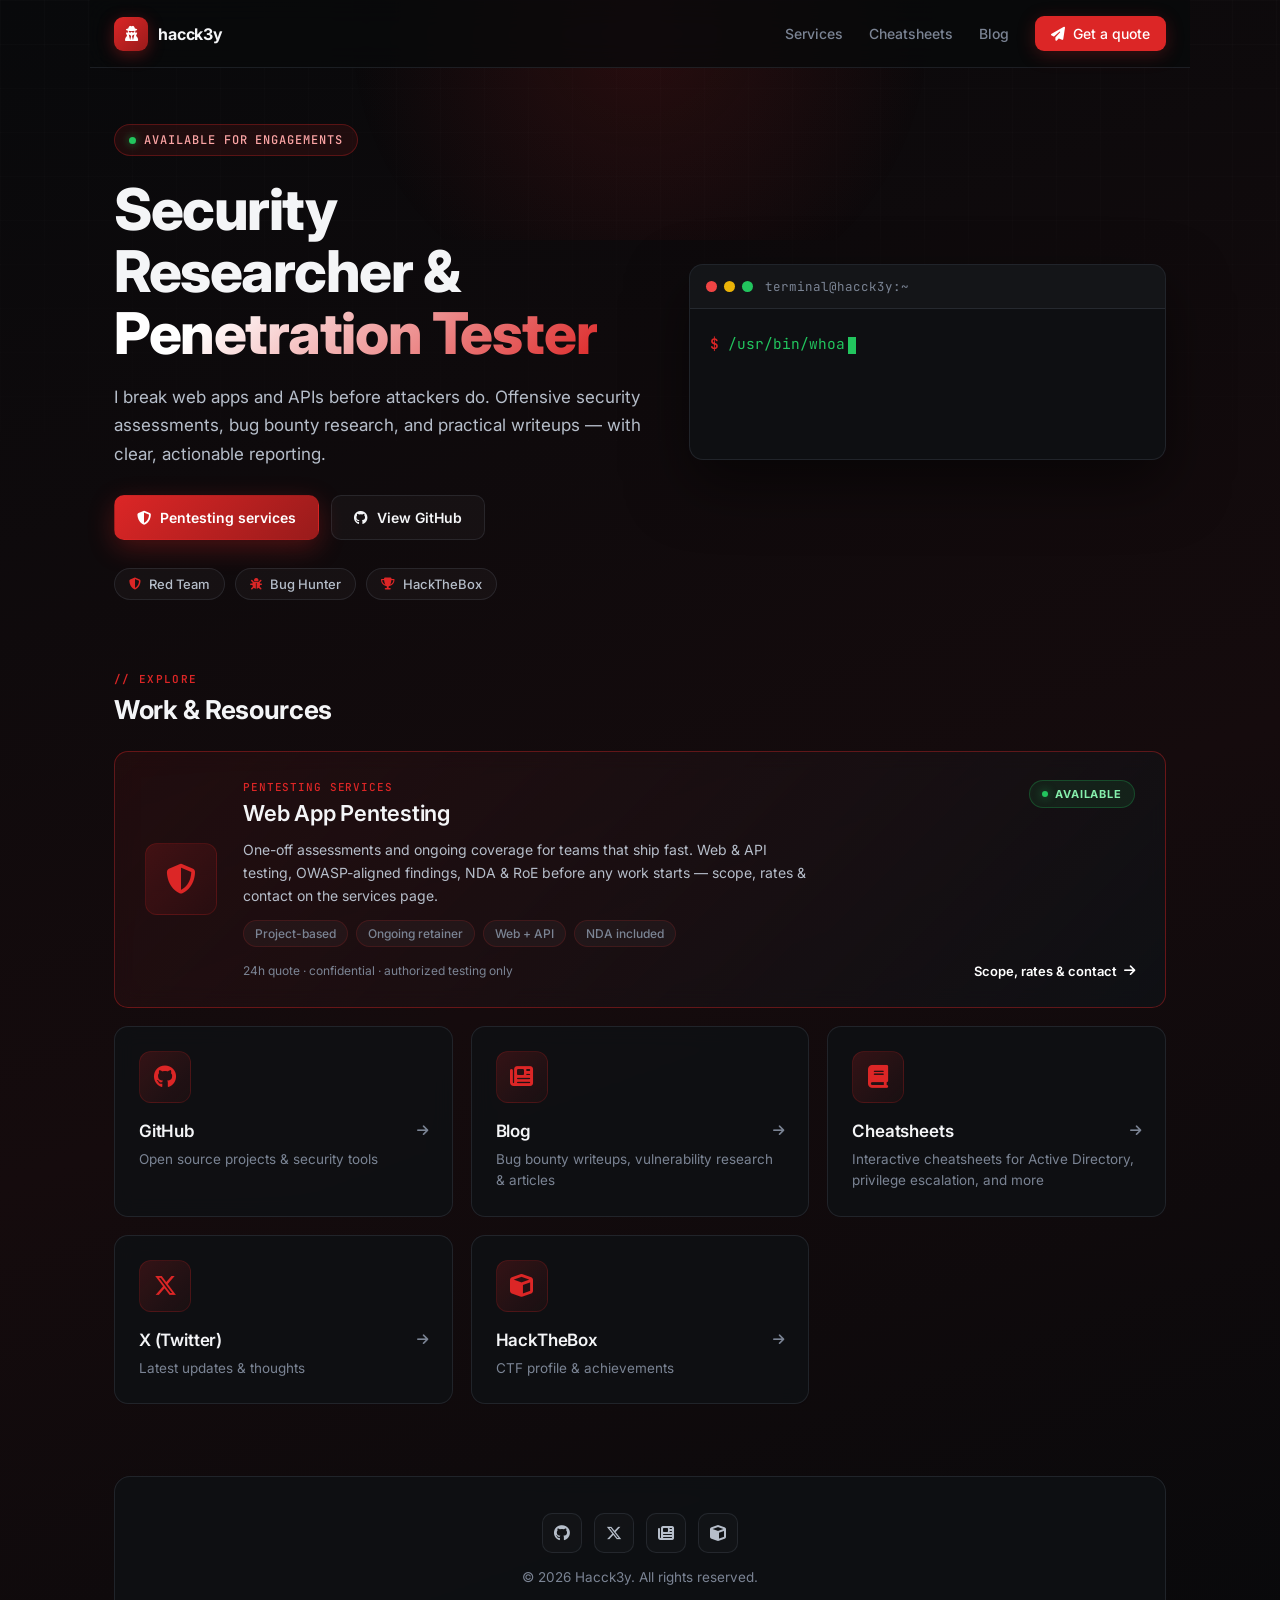
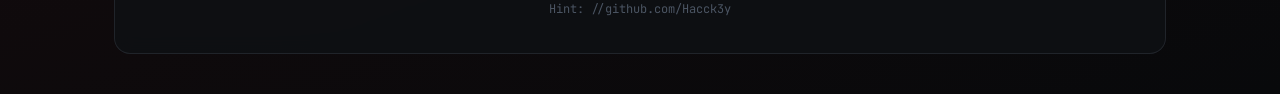
<file: index.html>
<!DOCTYPE html>
<html lang="en">

<head>
    <meta charset="UTF-8">
    <meta name="viewport" content="width=device-width, initial-scale=1.0">
    <title>Hacck3y — Security Researcher & Penetration Tester</title>
    <meta name="description" content="Hacck3y — Security researcher and penetration tester. Web & API pentesting services, bug bounty writeups, interactive cheatsheets and open source tools.">
    <meta name="theme-color" content="#0a0a0c">
    <meta property="og:title" content="Hacck3y — Security Researcher & Penetration Tester">
    <meta property="og:description" content="Web & API pentesting services, bug bounty writeups, cheatsheets and open source security tools.">
    <meta property="og:type" content="website">
    <link href="https://fonts.googleapis.com/css2?family=Inter:wght@300;400;500;600;700;800&family=JetBrains+Mono:wght@400;500;600&display=swap" rel="stylesheet">
    <link rel="stylesheet" href="https://cdnjs.cloudflare.com/ajax/libs/font-awesome/6.7.2/css/all.min.css">
    <style>
        :root {
            --bg: #08090b;
            --surface: rgba(15, 17, 21, 0.85);
            --surface-raised: rgba(20, 23, 29, 0.9);
            --border: rgba(148, 163, 184, 0.14);
            --border-strong: rgba(220, 38, 38, 0.4);
            --accent: #dc2626;
            --accent-dark: #991b1b;
            --accent-soft: rgba(220, 38, 38, 0.1);
            --text: #f4f5f7;
            --text-secondary: #b6beca;
            --text-tertiary: #7b8494;
            --green: #22c55e;
            --font-sans: 'Inter', sans-serif;
            --font-mono: 'JetBrains Mono', monospace;
        }

        * {
            margin: 0;
            padding: 0;
            box-sizing: border-box;
        }

        html {
            scroll-behavior: smooth;
        }

        body {
            background: linear-gradient(160deg, #08090b 0%, #150b0d 55%, #08090b 100%);
            color: var(--text);
            font-family: var(--font-sans);
            min-height: 100vh;
            position: relative;
            overflow-x: hidden;
            -webkit-font-smoothing: antialiased;
        }

        /* Subtle grid texture */
        body::before {
            content: '';
            position: fixed;
            inset: 0;
            background:
                linear-gradient(rgba(255, 255, 255, 0.018) 1px, transparent 1px),
                linear-gradient(90deg, rgba(255, 255, 255, 0.018) 1px, transparent 1px);
            background-size: 44px 44px;
            mask-image: linear-gradient(to bottom, rgba(0, 0, 0, 0.75), transparent 80%);
            -webkit-mask-image: linear-gradient(to bottom, rgba(0, 0, 0, 0.75), transparent 80%);
            pointer-events: none;
            z-index: 0;
        }

        body::after {
            content: '';
            position: fixed;
            top: -180px;
            left: 50%;
            transform: translateX(-50%);
            width: 720px;
            height: 420px;
            background: radial-gradient(circle, rgba(220, 38, 38, 0.14) 0%, transparent 70%);
            pointer-events: none;
            z-index: 0;
        }

        a:focus-visible,
        button:focus-visible {
            outline: 2px solid #38bdf8;
            outline-offset: 3px;
            border-radius: 6px;
        }

        /* ---------- Navigation ---------- */
        .site-nav {
            position: sticky;
            top: 0;
            z-index: 100;
            display: flex;
            align-items: center;
            justify-content: space-between;
            gap: 20px;
            max-width: 1100px;
            margin: 0 auto;
            padding: 16px 24px;
            background: rgba(8, 9, 11, 0.78);
            backdrop-filter: blur(14px);
            -webkit-backdrop-filter: blur(14px);
            border-bottom: 1px solid var(--border);
        }

        .nav-brand {
            display: inline-flex;
            align-items: center;
            gap: 10px;
            text-decoration: none;
            color: var(--text);
            font-weight: 700;
            font-size: 16px;
            letter-spacing: -0.01em;
        }

        .nav-mark {
            display: inline-flex;
            align-items: center;
            justify-content: center;
            width: 34px;
            height: 34px;
            border-radius: 9px;
            background: linear-gradient(135deg, var(--accent), var(--accent-dark));
            font-size: 15px;
            color: #fff;
            box-shadow: 0 4px 16px rgba(220, 38, 38, 0.35);
        }

        .nav-links {
            display: flex;
            align-items: center;
            gap: 26px;
        }

        .nav-links a {
            color: var(--text-tertiary);
            text-decoration: none;
            font-size: 14px;
            font-weight: 500;
            transition: color 0.15s ease;
        }

        .nav-links a:hover {
            color: var(--text);
        }

        .nav-cta {
            display: inline-flex;
            align-items: center;
            gap: 8px;
            padding: 9px 16px;
            border-radius: 9px;
            background: var(--accent);
            color: #fff !important;
            font-size: 13px;
            font-weight: 600;
            text-decoration: none;
            transition: background 0.15s ease, transform 0.15s ease, box-shadow 0.15s ease;
            box-shadow: 0 4px 18px rgba(220, 38, 38, 0.25);
        }

        .nav-cta:hover {
            background: var(--accent-dark);
            transform: translateY(-1px);
            box-shadow: 0 8px 26px rgba(220, 38, 38, 0.35);
        }

        /* ---------- Layout ---------- */
        .container {
            max-width: 1100px;
            margin: 0 auto;
            padding: 56px 24px 40px;
            position: relative;
            z-index: 1;
        }

        /* ---------- Hero ---------- */
        .hero {
            display: grid;
            grid-template-columns: minmax(0, 1.05fr) minmax(320px, 0.95fr);
            gap: 48px;
            align-items: center;
            margin-bottom: 72px;
            animation: fadeInUp 0.8s ease both;
        }

        .hero-eyebrow {
            display: inline-flex;
            align-items: center;
            gap: 8px;
            font-family: var(--font-mono);
            font-size: 12px;
            font-weight: 500;
            letter-spacing: 0.08em;
            text-transform: uppercase;
            color: #fca5a5;
            background: var(--accent-soft);
            border: 1px solid rgba(220, 38, 38, 0.3);
            padding: 7px 14px;
            border-radius: 999px;
            margin-bottom: 22px;
        }

        .hero-eyebrow::before {
            content: '';
            width: 7px;
            height: 7px;
            border-radius: 50%;
            background: var(--green);
            box-shadow: 0 0 10px rgba(34, 197, 94, 0.7);
        }

        .hero-title {
            font-size: clamp(2.6rem, 6vw, 3.6rem);
            font-weight: 800;
            line-height: 1.08;
            letter-spacing: -0.025em;
            margin-bottom: 18px;
        }

        .hero-title .gradient {
            background: linear-gradient(135deg, #ffffff 20%, var(--accent) 100%);
            -webkit-background-clip: text;
            -webkit-text-fill-color: transparent;
            background-clip: text;
        }

        .hero-lead {
            font-size: 17px;
            line-height: 1.7;
            color: var(--text-secondary);
            max-width: 50ch;
            margin-bottom: 26px;
        }

        .hero-actions {
            display: flex;
            gap: 12px;
            flex-wrap: wrap;
            margin-bottom: 28px;
        }

        .btn {
            display: inline-flex;
            align-items: center;
            gap: 9px;
            padding: 13px 22px;
            border-radius: 10px;
            font-size: 14px;
            font-weight: 600;
            text-decoration: none;
            transition: all 0.2s ease;
            border: 1px solid transparent;
        }

        .btn-primary {
            background: linear-gradient(135deg, var(--accent), var(--accent-dark));
            color: #fff;
            box-shadow: 0 8px 26px rgba(220, 38, 38, 0.3);
        }

        .btn-primary:hover {
            transform: translateY(-2px);
            box-shadow: 0 12px 34px rgba(220, 38, 38, 0.42);
        }

        .btn-ghost {
            background: rgba(255, 255, 255, 0.03);
            border-color: var(--border);
            color: var(--text);
        }

        .btn-ghost:hover {
            border-color: var(--border-strong);
            background: var(--accent-soft);
        }

        .badge-container {
            display: flex;
            gap: 10px;
            flex-wrap: wrap;
        }

        .badge {
            display: inline-flex;
            align-items: center;
            gap: 8px;
            padding: 7px 14px;
            background: rgba(255, 255, 255, 0.03);
            border: 1px solid var(--border);
            border-radius: 999px;
            font-size: 13px;
            font-weight: 500;
            color: var(--text-secondary);
            transition: all 0.25s ease;
        }

        .badge i {
            color: var(--accent);
            font-size: 12px;
        }

        .badge:hover {
            border-color: var(--border-strong);
            background: var(--accent-soft);
            transform: translateY(-2px);
        }

        /* ---------- Terminal ---------- */
        .terminal-card {
            background: var(--surface);
            border: 1px solid var(--border);
            border-radius: 14px;
            overflow: hidden;
            backdrop-filter: blur(10px);
            box-shadow: 0 24px 60px rgba(0, 0, 0, 0.5);
            transition: border-color 0.3s ease, box-shadow 0.3s ease;
        }

        .terminal-card:hover {
            border-color: rgba(220, 38, 38, 0.3);
            box-shadow: 0 28px 70px rgba(0, 0, 0, 0.55), 0 0 40px rgba(220, 38, 38, 0.08);
        }

        .terminal-header {
            display: flex;
            align-items: center;
            gap: 12px;
            padding: 13px 16px;
            background: rgba(255, 255, 255, 0.025);
            border-bottom: 1px solid var(--border);
        }

        .terminal-dots {
            display: flex;
            gap: 7px;
        }

        .terminal-dot {
            width: 11px;
            height: 11px;
            border-radius: 50%;
        }

        .dot-red { background-color: #ef4444; }
        .dot-yellow { background-color: #eab308; }
        .dot-green { background-color: #22c55e; }

        .terminal-title {
            font-family: var(--font-mono);
            font-size: 12.5px;
            color: var(--text-tertiary);
        }

        .terminal-content {
            font-family: var(--font-mono);
            color: var(--green);
            font-size: 14.5px;
            line-height: 1.85;
            padding: 22px 20px;
            min-height: 150px;
            white-space: pre-wrap;
        }

        .prompt {
            color: var(--accent);
            font-weight: 600;
        }

        .cursor {
            display: inline-block;
            width: 8px;
            height: 17px;
            background-color: var(--green);
            margin-left: 3px;
            vertical-align: middle;
            animation: blink 1s infinite;
        }

        @keyframes blink {
            0%, 50% { opacity: 1; }
            51%, 100% { opacity: 0; }
        }

        /* ---------- Sections ---------- */
        .section-head {
            margin-bottom: 26px;
        }

        .section-kicker {
            font-family: var(--font-mono);
            font-size: 11px;
            font-weight: 600;
            letter-spacing: 0.12em;
            text-transform: uppercase;
            color: var(--accent);
            margin-bottom: 8px;
        }

        .section-title {
            font-size: 26px;
            font-weight: 700;
            letter-spacing: -0.015em;
        }

        /* ---------- Featured Card ---------- */
        .links-grid {
            display: grid;
            grid-template-columns: repeat(auto-fit, minmax(280px, 1fr));
            gap: 18px;
            margin-bottom: 72px;
        }

        .link-card {
            position: relative;
            background: var(--surface);
            border: 1px solid var(--border);
            border-radius: 14px;
            padding: 24px;
            text-decoration: none;
            overflow: hidden;
            transition: all 0.28s ease;
            backdrop-filter: blur(10px);
            animation: fadeInUp 0.8s ease both;
        }

        .link-card::before {
            content: '';
            position: absolute;
            inset: 0;
            background: linear-gradient(135deg, rgba(220, 38, 38, 0.09), transparent 60%);
            opacity: 0;
            transition: opacity 0.28s ease;
        }

        .link-card:hover {
            border-color: var(--border-strong);
            transform: translateY(-4px);
            box-shadow: 0 16px 44px rgba(0, 0, 0, 0.45), 0 0 32px rgba(220, 38, 38, 0.1);
        }

        .link-card:hover::before {
            opacity: 1;
        }

        .link-card:nth-child(1) { animation-delay: 0.15s; }
        .link-card:nth-child(2) { animation-delay: 0.25s; }
        .link-card:nth-child(3) { animation-delay: 0.32s; }
        .link-card:nth-child(4) { animation-delay: 0.39s; }
        .link-card:nth-child(5) { animation-delay: 0.46s; }
        .link-card:nth-child(6) { animation-delay: 0.53s; }

        .link-card-featured {
            grid-column: 1 / -1;
            display: flex;
            align-items: stretch;
            gap: 26px;
            padding: 28px 30px;
            border-color: rgba(220, 38, 38, 0.38);
            background: linear-gradient(135deg, rgba(220, 38, 38, 0.08), rgba(15, 17, 21, 0.94));
        }

        .link-card-featured .link-icon-wrapper {
            width: 72px;
            height: 72px;
            margin-bottom: 0;
            flex-shrink: 0;
            align-self: center;
        }

        .link-card-featured .link-icon {
            font-size: 30px;
        }

        .link-content-featured {
            flex: 1;
            display: flex;
            flex-direction: column;
            gap: 12px;
            min-width: 0;
        }

        .link-featured-top {
            display: flex;
            align-items: flex-start;
            justify-content: space-between;
            gap: 16px;
        }

        .link-featured-label {
            display: block;
            font-family: var(--font-mono);
            font-size: 11px;
            font-weight: 500;
            letter-spacing: 0.08em;
            text-transform: uppercase;
            color: var(--accent);
            margin-bottom: 6px;
        }

        .link-featured-status {
            flex-shrink: 0;
            display: inline-flex;
            align-items: center;
            gap: 7px;
            font-size: 11px;
            font-weight: 700;
            letter-spacing: 0.08em;
            color: #86efac;
            background: rgba(34, 197, 94, 0.1);
            border: 1px solid rgba(34, 197, 94, 0.25);
            padding: 6px 12px;
            border-radius: 999px;
            text-transform: uppercase;
            white-space: nowrap;
        }

        .link-featured-status::before {
            content: '';
            width: 6px;
            height: 6px;
            border-radius: 50%;
            background: var(--green);
            box-shadow: 0 0 8px rgba(34, 197, 94, 0.6);
        }

        .link-card-featured .link-title {
            font-size: 22px;
            margin-bottom: 0;
        }

        .link-card-featured .link-title .link-arrow {
            display: none;
        }

        .link-card-featured .link-description {
            font-size: 14px;
            line-height: 1.65;
            color: var(--text-secondary);
            max-width: 64ch;
        }

        .link-featured-tags {
            display: flex;
            flex-wrap: wrap;
            gap: 8px;
        }

        .link-featured-tags span {
            font-size: 12px;
            font-weight: 500;
            color: var(--text-tertiary);
            background: rgba(255, 255, 255, 0.035);
            border: 1px solid rgba(220, 38, 38, 0.16);
            padding: 5px 11px;
            border-radius: 999px;
        }

        .link-featured-footer {
            display: flex;
            align-items: center;
            justify-content: space-between;
            gap: 12px;
            flex-wrap: wrap;
            padding-top: 4px;
            font-size: 12px;
            color: var(--text-tertiary);
        }

        .link-featured-cta {
            display: inline-flex;
            align-items: center;
            gap: 7px;
            font-size: 13px;
            font-weight: 600;
            color: #fff;
            transition: gap 0.2s ease;
        }

        .link-card-featured:hover .link-featured-cta {
            gap: 12px;
        }

        /* ---------- Standard Cards ---------- */
        .link-icon-wrapper {
            width: 52px;
            height: 52px;
            background: linear-gradient(135deg, rgba(220, 38, 38, 0.18), rgba(220, 38, 38, 0.05));
            border: 1px solid rgba(220, 38, 38, 0.18);
            border-radius: 12px;
            display: flex;
            align-items: center;
            justify-content: center;
            margin-bottom: 18px;
            transition: all 0.28s ease;
            position: relative;
            z-index: 1;
        }

        .link-card:hover .link-icon-wrapper {
            background: linear-gradient(135deg, rgba(220, 38, 38, 0.3), rgba(220, 38, 38, 0.1));
            transform: scale(1.08);
        }

        .link-icon {
            font-size: 23px;
            color: var(--accent);
        }

        .link-content {
            position: relative;
            z-index: 1;
        }

        .link-title {
            font-size: 17px;
            font-weight: 600;
            color: var(--text);
            margin-bottom: 8px;
            display: flex;
            align-items: center;
            gap: 8px;
            letter-spacing: -0.01em;
        }

        .link-description {
            font-size: 13.5px;
            color: var(--text-tertiary);
            line-height: 1.6;
        }

        .link-arrow {
            margin-left: auto;
            font-size: 13px;
            color: var(--text-tertiary);
            transition: transform 0.28s ease, color 0.28s ease;
        }

        .link-card:hover .link-arrow {
            transform: translateX(5px);
            color: var(--accent);
        }

        /* ---------- Footer ---------- */
        .footer {
            display: flex;
            flex-direction: column;
            align-items: center;
            gap: 16px;
            text-align: center;
            padding: 36px 28px;
            background: var(--surface);
            border-radius: 16px;
            border: 1px solid var(--border);
            backdrop-filter: blur(10px);
            animation: fadeInUp 0.8s ease 0.6s both;
        }

        .footer-socials {
            display: flex;
            gap: 12px;
        }

        .footer-socials a {
            display: inline-flex;
            align-items: center;
            justify-content: center;
            width: 40px;
            height: 40px;
            border-radius: 10px;
            border: 1px solid var(--border);
            background: rgba(255, 255, 255, 0.02);
            color: var(--text-secondary);
            font-size: 16px;
            text-decoration: none;
            transition: all 0.2s ease;
        }

        .footer-socials a:hover {
            border-color: var(--border-strong);
            background: var(--accent-soft);
            color: #fff;
            transform: translateY(-2px);
        }

        .footer-text {
            color: var(--text-tertiary);
            font-size: 13.5px;
        }

        .footer-hint {
            color: #4b5563;
            font-size: 12px;
            font-family: var(--font-mono);
        }

        /* ---------- Animations ---------- */
        @keyframes fadeInUp {
            from {
                opacity: 0;
                transform: translateY(28px);
            }
            to {
                opacity: 1;
                transform: translateY(0);
            }
        }

        .particles {
            position: fixed;
            inset: 0;
            pointer-events: none;
            z-index: 0;
        }

        .particle {
            position: absolute;
            width: 2px;
            height: 2px;
            background: var(--accent);
            border-radius: 50%;
            opacity: 0;
            animation: float 15s infinite;
        }

        @keyframes float {
            0%, 100% {
                opacity: 0;
                transform: translateY(0) translateX(0);
            }
            10%, 90% {
                opacity: 0.3;
            }
            100% {
                transform: translateY(-100vh) translateX(100px);
            }
        }

        @media (prefers-reduced-motion: reduce) {
            *,
            *::before,
            *::after {
                animation-duration: 0.01ms !important;
                animation-iteration-count: 1 !important;
                transition-duration: 0.01ms !important;
            }

            html {
                scroll-behavior: auto;
            }
        }

        /* ---------- Responsive ---------- */
        @media (max-width: 900px) {
            .hero {
                grid-template-columns: 1fr;
                gap: 36px;
                margin-bottom: 56px;
            }

            .nav-links a:not(.nav-cta) {
                display: none;
            }
        }

        @media (max-width: 640px) {
            .container {
                padding: 36px 16px 28px;
            }

            .hero-lead {
                font-size: 15.5px;
            }

            .links-grid {
                grid-template-columns: 1fr;
                margin-bottom: 52px;
            }

            .link-card-featured {
                flex-direction: column;
                align-items: flex-start;
                padding: 22px;
            }

            .link-card-featured .link-icon-wrapper {
                align-self: flex-start;
            }

            .link-featured-top {
                flex-direction: column;
                align-items: flex-start;
            }

            .link-featured-footer {
                flex-direction: column;
                align-items: flex-start;
            }

            .btn {
                width: 100%;
                justify-content: center;
            }
        }
    </style>
</head>

<body>
    <div class="particles" id="particles" aria-hidden="true"></div>

    <nav class="site-nav" aria-label="Main navigation">
        <a href="index.html" class="nav-brand">
            <span class="nav-mark"><i class="fas fa-user-secret"></i></span>
            hacck3y
        </a>
        <div class="nav-links">
            <a href="pentesting.html">Services</a>
            <a href="ironman_cheatsheet.html">Cheatsheets</a>
            <a href="https://blogs.hacck3y.me">Blog</a>
            <a href="pentesting.html#contact" class="nav-cta">
                <i class="fas fa-paper-plane"></i> Get a quote
            </a>
        </div>
    </nav>

    <div class="container">
        <!-- Hero -->
        <header class="hero">
            <div>
                <span class="hero-eyebrow">Available for engagements</span>
                <h1 class="hero-title">
                    Security Researcher &amp;<br>
                    <span class="gradient">Penetration Tester</span>
                </h1>
                <p class="hero-lead">
                    I break web apps and APIs before attackers do. Offensive security assessments,
                    bug bounty research, and practical writeups — with clear, actionable reporting.
                </p>
                <div class="hero-actions">
                    <a href="pentesting.html" class="btn btn-primary">
                        <i class="fas fa-shield-halved"></i> Pentesting services
                    </a>
                    <a href="https://github.com/hacck3y" class="btn btn-ghost">
                        <i class="fab fa-github"></i> View GitHub
                    </a>
                </div>
                <div class="badge-container">
                    <div class="badge">
                        <i class="fas fa-shield-halved"></i>
                        <span>Red Team</span>
                    </div>
                    <div class="badge">
                        <i class="fas fa-bug"></i>
                        <span>Bug Hunter</span>
                    </div>
                    <div class="badge">
                        <i class="fas fa-trophy"></i>
                        <span>HackTheBox</span>
                    </div>
                </div>
            </div>

            <div class="terminal-card" aria-hidden="true">
                <div class="terminal-header">
                    <div class="terminal-dots">
                        <div class="terminal-dot dot-red"></div>
                        <div class="terminal-dot dot-yellow"></div>
                        <div class="terminal-dot dot-green"></div>
                    </div>
                    <span class="terminal-title">terminal@hacck3y:~</span>
                </div>
                <div class="terminal-content"><span class="prompt">$ </span><span id="typed-text"></span><span class="cursor"></span></div>
            </div>
        </header>

        <!-- Links -->
        <section aria-label="Links and services">
            <div class="section-head">
                <p class="section-kicker">// explore</p>
                <h2 class="section-title">Work &amp; Resources</h2>
            </div>

            <div class="links-grid">
                <a href="pentesting.html" class="link-card link-card-featured">
                    <div class="link-icon-wrapper">
                        <i class="fas fa-shield-halved link-icon"></i>
                    </div>
                    <div class="link-content link-content-featured">
                        <div class="link-featured-top">
                            <div>
                                <span class="link-featured-label">Pentesting services</span>
                                <div class="link-title">Web App Pentesting</div>
                            </div>
                            <span class="link-featured-status">Available</span>
                        </div>
                        <p class="link-description">
                            One-off assessments and ongoing coverage for teams that ship fast. Web &amp; API testing,
                            OWASP-aligned findings, NDA &amp; RoE before any work starts — scope, rates &amp; contact on the services page.
                        </p>
                        <div class="link-featured-tags">
                            <span>Project-based</span>
                            <span>Ongoing retainer</span>
                            <span>Web + API</span>
                            <span>NDA included</span>
                        </div>
                        <div class="link-featured-footer">
                            <span>24h quote · confidential · authorized testing only</span>
                            <span class="link-featured-cta">Scope, rates &amp; contact <i class="fas fa-arrow-right"></i></span>
                        </div>
                    </div>
                </a>

                <a href="https://github.com/hacck3y" class="link-card">
                    <div class="link-icon-wrapper">
                        <i class="fab fa-github link-icon"></i>
                    </div>
                    <div class="link-content">
                        <div class="link-title">
                            GitHub
                            <i class="fas fa-arrow-right link-arrow"></i>
                        </div>
                        <p class="link-description">Open source projects &amp; security tools</p>
                    </div>
                </a>

                <a href="https://blogs.hacck3y.me" class="link-card">
                    <div class="link-icon-wrapper">
                        <i class="fas fa-newspaper link-icon"></i>
                    </div>
                    <div class="link-content">
                        <div class="link-title">
                            Blog
                            <i class="fas fa-arrow-right link-arrow"></i>
                        </div>
                        <p class="link-description">Bug bounty writeups, vulnerability research &amp; articles</p>
                    </div>
                </a>

                <a href="ironman_cheatsheet.html" class="link-card">
                    <div class="link-icon-wrapper">
                        <i class="fas fa-book link-icon"></i>
                    </div>
                    <div class="link-content">
                        <div class="link-title">
                            Cheatsheets
                            <i class="fas fa-arrow-right link-arrow"></i>
                        </div>
                        <p class="link-description">Interactive cheatsheets for Active Directory, privilege escalation, and more</p>
                    </div>
                </a>

                <a href="https://x.com/hacck3y" class="link-card">
                    <div class="link-icon-wrapper">
                        <i class="fa-brands fa-x-twitter link-icon"></i>
                    </div>
                    <div class="link-content">
                        <div class="link-title">
                            X (Twitter)
                            <i class="fas fa-arrow-right link-arrow"></i>
                        </div>
                        <p class="link-description">Latest updates &amp; thoughts</p>
                    </div>
                </a>

                <a href="https://profile.hackthebox.com/profile/019cb2c4-dbba-7229-bca6-b73ef594ff86" class="link-card">
                    <div class="link-icon-wrapper">
                        <i class="fas fa-cube link-icon"></i>
                    </div>
                    <div class="link-content">
                        <div class="link-title">
                            HackTheBox
                            <i class="fas fa-arrow-right link-arrow"></i>
                        </div>
                        <p class="link-description">CTF profile &amp; achievements</p>
                    </div>
                </a>
            </div>
        </section>

        <!-- Footer -->
        <footer class="footer">
            <div class="footer-socials">
                <a href="https://github.com/hacck3y" aria-label="GitHub"><i class="fab fa-github"></i></a>
                <a href="https://x.com/hacck3y" aria-label="X (Twitter)"><i class="fa-brands fa-x-twitter"></i></a>
                <a href="https://blogs.hacck3y.me" aria-label="Blog"><i class="fas fa-newspaper"></i></a>
                <a href="https://profile.hackthebox.com/profile/019cb2c4-dbba-7229-bca6-b73ef594ff86" aria-label="HackTheBox"><i class="fas fa-cube"></i></a>
            </div>
            <p class="footer-text">© 2026 Hacck3y. All rights reserved.</p>
            <p class="footer-hint">Hint: //github.com/Hacck3y</p>
        </footer>
    </div>

    <script>
        // Typing animation
        const typedTextElement = document.getElementById('typed-text');
        const commandText = '/usr/bin/whoami';
        const resultText = 'Hacck3y';
        let currentIndex = 0;
        let isTypingCommand = true;

        function typeText() {
            if (isTypingCommand) {
                if (currentIndex <= commandText.length) {
                    typedTextElement.textContent = commandText.slice(0, currentIndex);
                    currentIndex++;
                    setTimeout(typeText, 100);
                } else {
                    isTypingCommand = false;
                    currentIndex = 0;
                    setTimeout(typeText, 300);
                }
            } else {
                if (currentIndex <= resultText.length) {
                    typedTextElement.textContent = commandText + '\n> ' + resultText.slice(0, currentIndex);
                    currentIndex++;
                    setTimeout(typeText, 100);
                } else {
                    setTimeout(() => {
                        typedTextElement.textContent = '';
                        currentIndex = 0;
                        isTypingCommand = true;
                        typeText();
                    }, 10000);
                }
            }
        }

        typeText();

        // Floating particles
        function createParticles() {
            const particlesContainer = document.getElementById('particles');
            for (let i = 0; i < 20; i++) {
                const particle = document.createElement('div');
                particle.className = 'particle';
                particle.style.left = Math.random() * 100 + '%';
                particle.style.animationDelay = Math.random() * 15 + 's';
                particle.style.animationDuration = (15 + Math.random() * 10) + 's';
                particlesContainer.appendChild(particle);
            }
        }

        createParticles();
    </script>
</body>

</html>
</file>
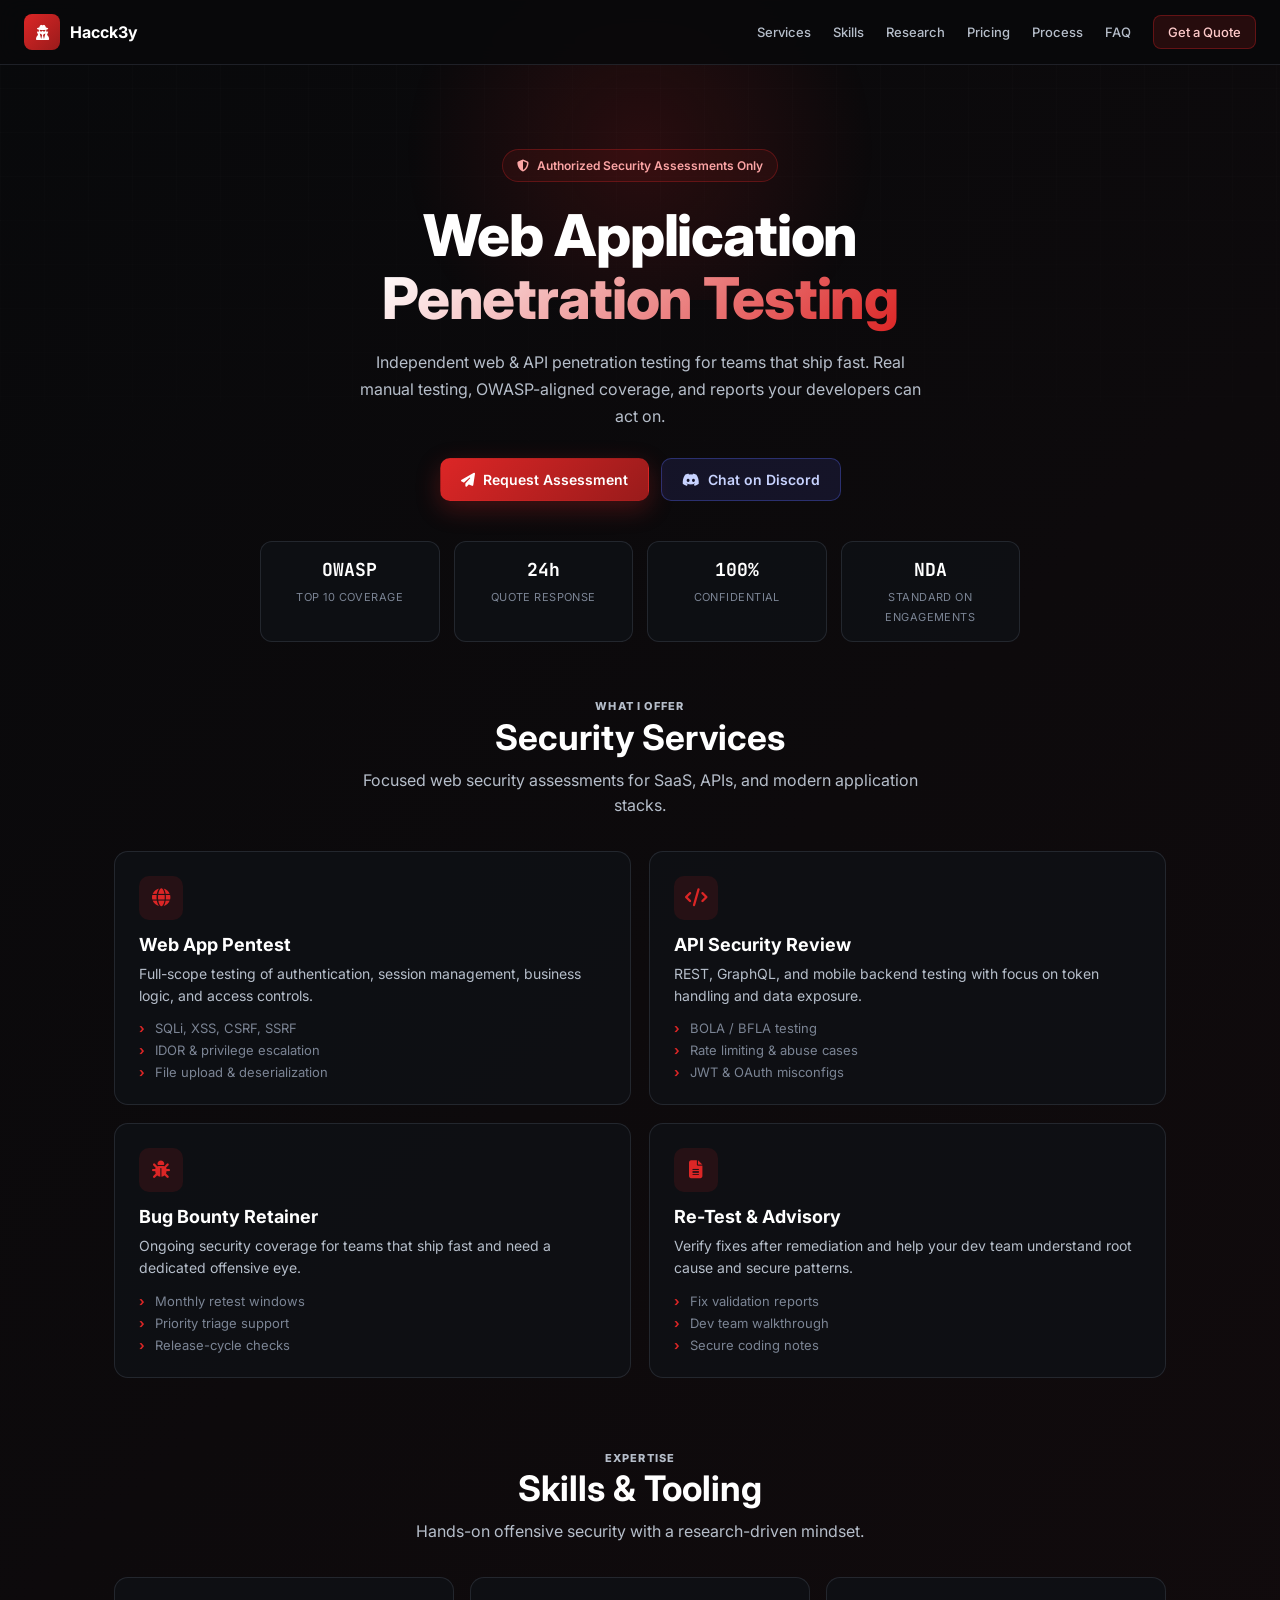
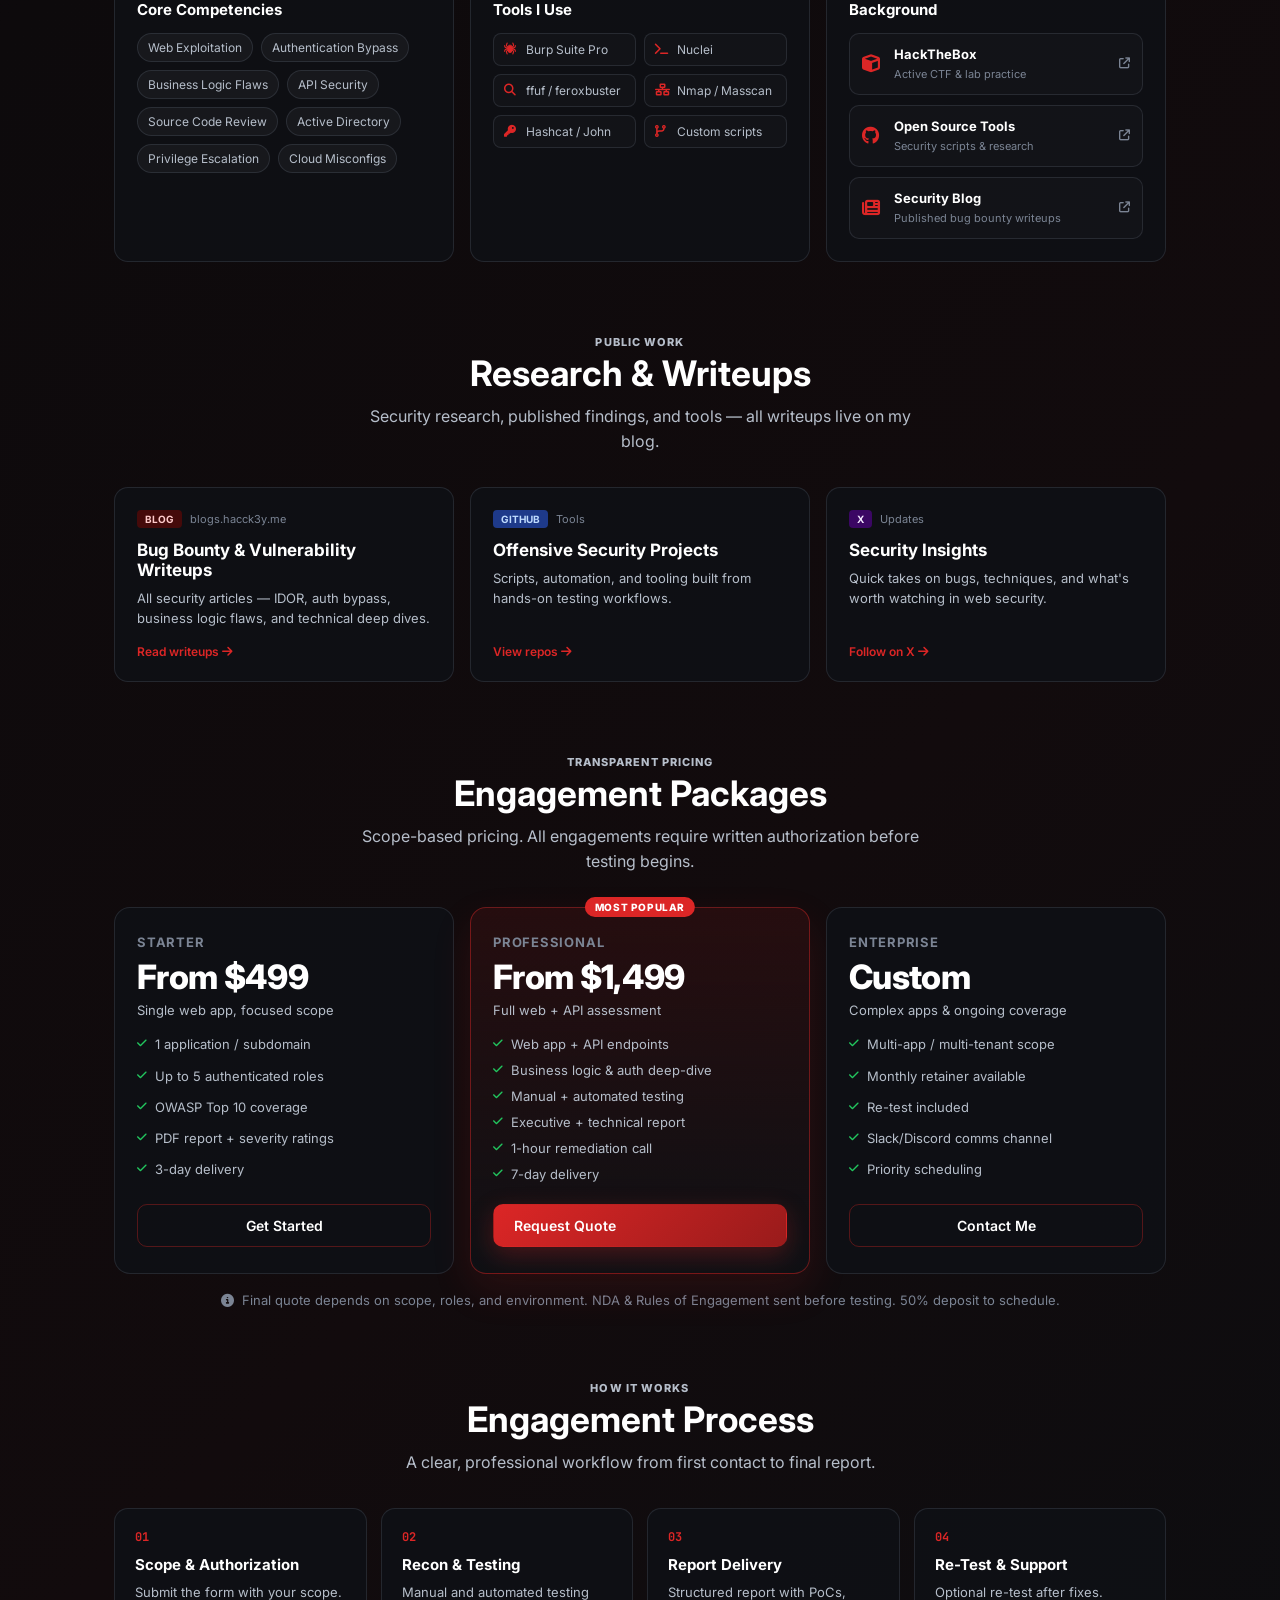
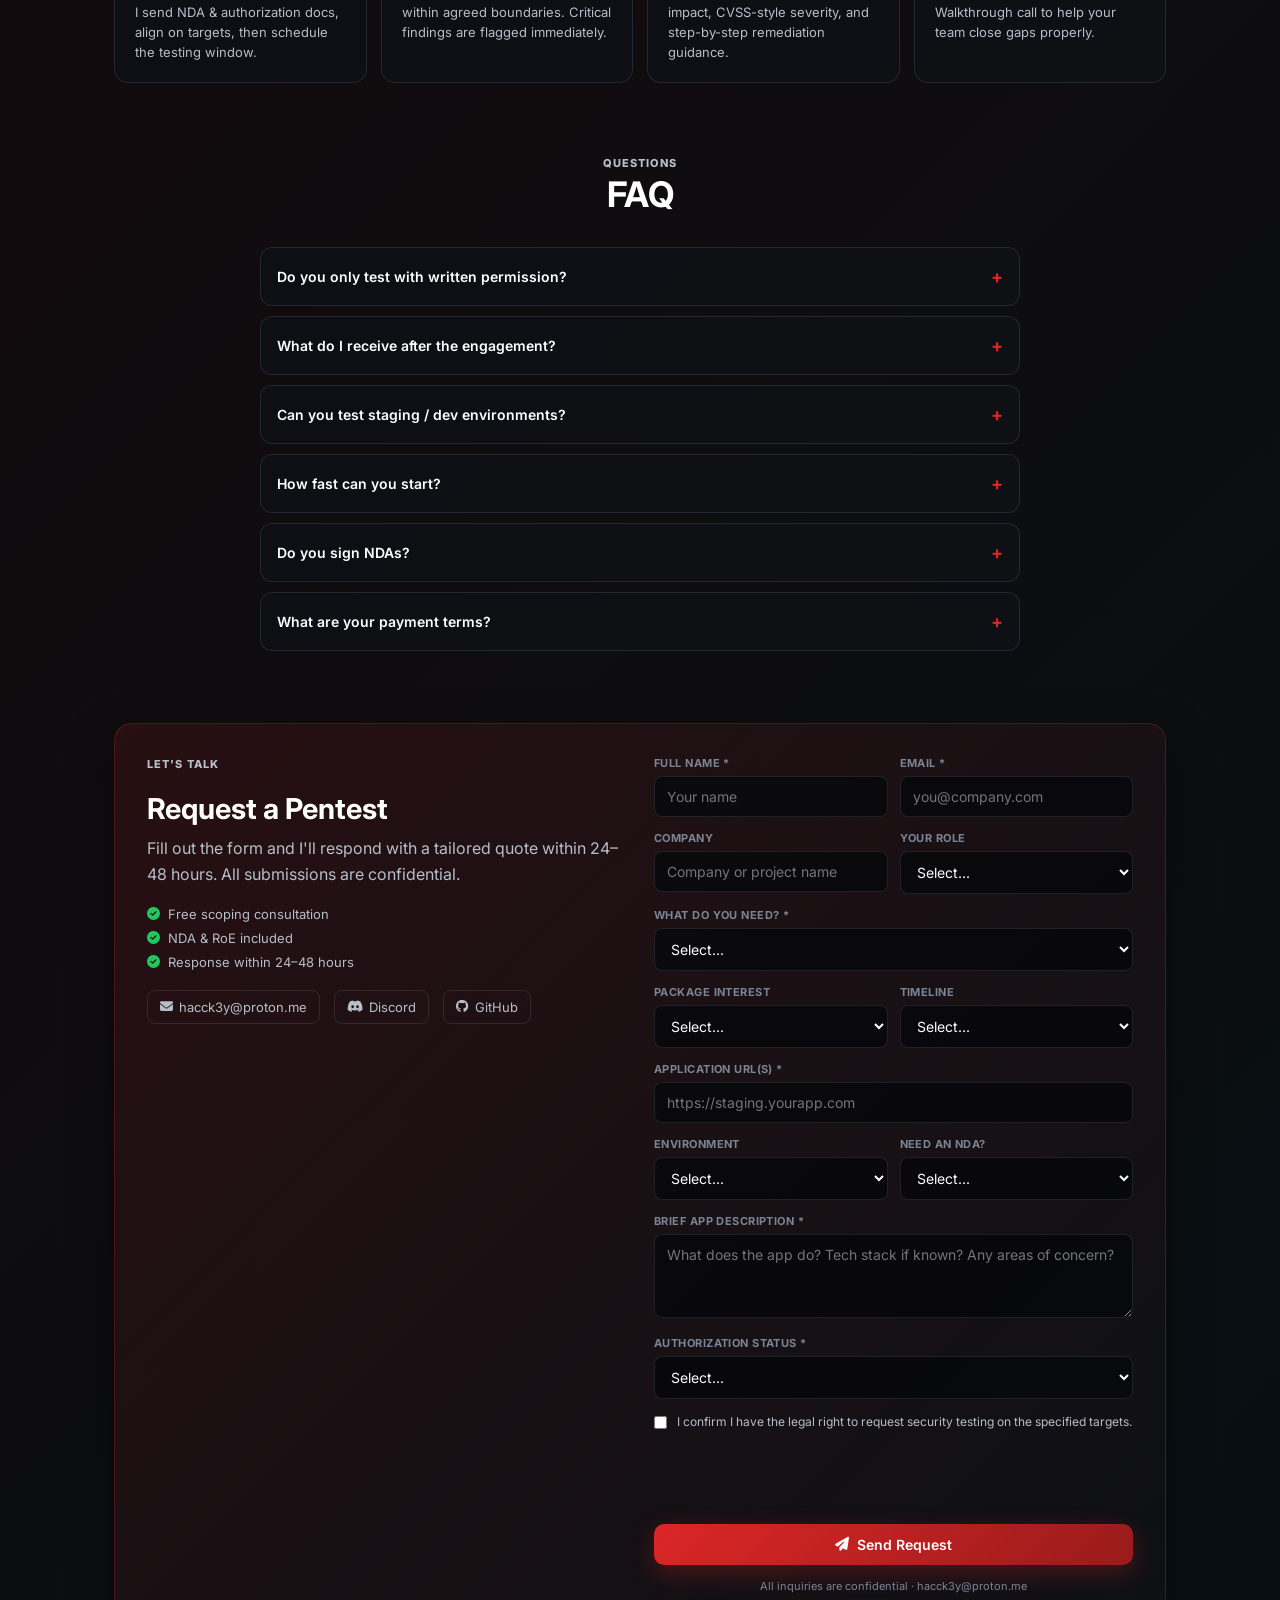
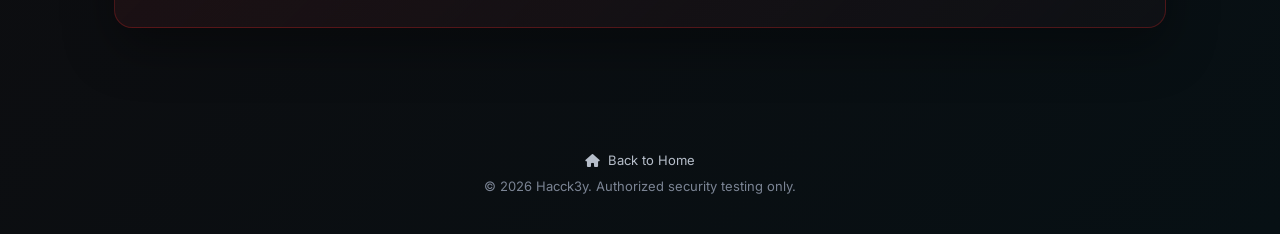
<file: pentesting.html>
<!DOCTYPE html>
<html lang="en">

<head>
    <meta charset="UTF-8">
    <meta name="viewport" content="width=device-width, initial-scale=1.0">
    <meta name="description"
        content="Web application penetration testing by Hacck3y. OWASP-aligned assessments, confidential reporting, and clear remediation guidance.">
    <meta property="og:title" content="Web Pentesting Services | Hacck3y">
    <meta property="og:description"
        content="Find vulnerabilities before attackers do. OWASP-aligned web & API testing with professional reports.">
    <title>Web Pentesting Services | Hacck3y</title>

    <link rel="preconnect" href="https://fonts.googleapis.com">
    <link rel="preconnect" href="https://fonts.gstatic.com" crossorigin>
    <link
        href="https://fonts.googleapis.com/css2?family=Inter:wght@300;400;500;600;700;800&family=JetBrains+Mono:wght@400;500;600&display=swap"
        rel="stylesheet">
    <link rel="stylesheet" href="https://cdnjs.cloudflare.com/ajax/libs/font-awesome/6.4.0/css/all.min.css">
    <link rel="stylesheet" href="styles.css">
    <script src="https://challenges.cloudflare.com/turnstile/v0/api.js" async defer></script>
</head>

<body class="pentest-page">
    <div class="particles" id="particles"></div>
    <div class="hero-glow"></div>

    <nav class="pentest-nav">
        <a href="index.html" class="pentest-nav-brand">
            <span class="pentest-nav-logo"><i class="fas fa-user-secret"></i></span>
            <span>Hacck3y</span>
        </a>
        <div class="pentest-nav-links">
            <a href="#services">Services</a>
            <a href="#skills">Skills</a>
            <a href="#research">Research</a>
            <a href="#pricing">Pricing</a>
            <a href="#process">Process</a>
            <a href="#faq">FAQ</a>
            <a href="#contact" class="pentest-nav-cta">Get a Quote</a>
        </div>
        <button class="pentest-menu-btn" id="menu-toggle" aria-label="Open menu">
            <i class="fas fa-bars"></i>
        </button>
    </nav>

    <div class="pentest-mobile-menu" id="mobile-menu">
        <a href="#services">Services</a>
        <a href="#skills">Skills</a>
        <a href="#research">Research</a>
        <a href="#pricing">Pricing</a>
        <a href="#process">Process</a>
        <a href="#faq">FAQ</a>
        <a href="#contact">Get a Quote</a>
    </div>

    <main class="pentest-main">
        <section class="pentest-hero animate-in">
            <div class="pentest-hero-badge">
                <i class="fas fa-shield-halved"></i>
                Authorized Security Assessments Only
            </div>
            <h1>Web Application<br><span class="pentest-gradient">Penetration Testing</span></h1>
            <p class="pentest-hero-lead">
                Independent web &amp; API penetration testing for teams that ship fast.
                Real manual testing, OWASP-aligned coverage, and reports your developers can act on.
            </p>
            <div class="pentest-hero-actions">
                <a href="#contact" class="pentest-btn pentest-btn-primary">
                    <i class="fas fa-paper-plane"></i> Request Assessment
                </a>
                <a href="https://discord.gg/VaEaMKgKuX" target="_blank" rel="noopener noreferrer"
                    class="pentest-btn pentest-btn-secondary">
                    <i class="fab fa-discord"></i> Chat on Discord
                </a>
            </div>
            <div class="pentest-stats">
                <div class="pentest-stat">
                    <span class="pentest-stat-value">OWASP</span>
                    <span class="pentest-stat-label">Top 10 Coverage</span>
                </div>
                <div class="pentest-stat">
                    <span class="pentest-stat-value">24h</span>
                    <span class="pentest-stat-label">Quote Response</span>
                </div>
                <div class="pentest-stat">
                    <span class="pentest-stat-value">100%</span>
                    <span class="pentest-stat-label">Confidential</span>
                </div>
                <div class="pentest-stat">
                    <span class="pentest-stat-value">NDA</span>
                    <span class="pentest-stat-label">Standard on Engagements</span>
                </div>
            </div>
        </section>

        <section id="services" class="pentest-section animate-in">
            <div class="pentest-section-head">
                <p class="pentest-kicker">What I Offer</p>
                <h2>Security Services</h2>
                <p>Focused web security assessments for SaaS, APIs, and modern application stacks.</p>
            </div>
            <div class="pentest-services-grid">
                <article class="pentest-service-card">
                    <div class="pentest-service-icon"><i class="fas fa-globe"></i></div>
                    <h3>Web App Pentest</h3>
                    <p>Full-scope testing of authentication, session management, business logic, and access controls.</p>
                    <ul>
                        <li>SQLi, XSS, CSRF, SSRF</li>
                        <li>IDOR & privilege escalation</li>
                        <li>File upload & deserialization</li>
                    </ul>
                </article>
                <article class="pentest-service-card">
                    <div class="pentest-service-icon"><i class="fas fa-code"></i></div>
                    <h3>API Security Review</h3>
                    <p>REST, GraphQL, and mobile backend testing with focus on token handling and data exposure.</p>
                    <ul>
                        <li>BOLA / BFLA testing</li>
                        <li>Rate limiting & abuse cases</li>
                        <li>JWT & OAuth misconfigs</li>
                    </ul>
                </article>
                <article class="pentest-service-card">
                    <div class="pentest-service-icon"><i class="fas fa-bug"></i></div>
                    <h3>Bug Bounty Retainer</h3>
                    <p>Ongoing security coverage for teams that ship fast and need a dedicated offensive eye.</p>
                    <ul>
                        <li>Monthly retest windows</li>
                        <li>Priority triage support</li>
                        <li>Release-cycle checks</li>
                    </ul>
                </article>
                <article class="pentest-service-card">
                    <div class="pentest-service-icon"><i class="fas fa-file-lines"></i></div>
                    <h3>Re-Test & Advisory</h3>
                    <p>Verify fixes after remediation and help your dev team understand root cause and secure patterns.</p>
                    <ul>
                        <li>Fix validation reports</li>
                        <li>Dev team walkthrough</li>
                        <li>Secure coding notes</li>
                    </ul>
                </article>
            </div>
        </section>

        <section id="skills" class="pentest-section animate-in">
            <div class="pentest-section-head">
                <p class="pentest-kicker">Expertise</p>
                <h2>Skills & Tooling</h2>
                <p>Hands-on offensive security with a research-driven mindset.</p>
            </div>
            <div class="pentest-skills-layout">
                <div class="pentest-skills-panel">
                    <h3>Core Competencies</h3>
                    <div class="pentest-skill-tags">
                        <span>Web Exploitation</span>
                        <span>Authentication Bypass</span>
                        <span>Business Logic Flaws</span>
                        <span>API Security</span>
                        <span>Source Code Review</span>
                        <span>Active Directory</span>
                        <span>Privilege Escalation</span>
                        <span>Cloud Misconfigs</span>
                    </div>
                </div>
                <div class="pentest-skills-panel">
                    <h3>Tools I Use</h3>
                    <div class="pentest-tool-grid">
                        <div class="pentest-tool"><i class="fas fa-spider"></i> Burp Suite Pro</div>
                        <div class="pentest-tool"><i class="fas fa-terminal"></i> Nuclei</div>
                        <div class="pentest-tool"><i class="fas fa-search"></i> ffuf / feroxbuster</div>
                        <div class="pentest-tool"><i class="fas fa-network-wired"></i> Nmap / Masscan</div>
                        <div class="pentest-tool"><i class="fas fa-key"></i> Hashcat / John</div>
                        <div class="pentest-tool"><i class="fas fa-code-branch"></i> Custom scripts</div>
                    </div>
                </div>
                <div class="pentest-skills-panel pentest-certs">
                    <h3>Background</h3>
                    <div class="pentest-cred-list">
                        <a href="https://profile.hackthebox.com/profile/019cb2c4-dbba-7229-bca6-b73ef594ff86"
                            target="_blank" rel="noopener noreferrer" class="pentest-cred-item">
                            <i class="fas fa-cube"></i>
                            <div>
                                <strong>HackTheBox</strong>
                                <span>Active CTF & lab practice</span>
                            </div>
                            <i class="fas fa-arrow-up-right-from-square"></i>
                        </a>
                        <a href="https://github.com/hacck3y" target="_blank" rel="noopener noreferrer"
                            class="pentest-cred-item">
                            <i class="fab fa-github"></i>
                            <div>
                                <strong>Open Source Tools</strong>
                                <span>Security scripts & research</span>
                            </div>
                            <i class="fas fa-arrow-up-right-from-square"></i>
                        </a>
                        <a href="https://blogs.hacck3y.me" target="_blank" rel="noopener noreferrer"
                            class="pentest-cred-item">
                            <i class="fas fa-newspaper"></i>
                            <div>
                                <strong>Security Blog</strong>
                                <span>Published bug bounty writeups</span>
                            </div>
                            <i class="fas fa-arrow-up-right-from-square"></i>
                        </a>
                    </div>
                </div>
            </div>
        </section>

        <section id="research" class="pentest-section animate-in">
            <div class="pentest-section-head">
                <p class="pentest-kicker">Public Work</p>
                <h2>Research & Writeups</h2>
                <p>Security research, published findings, and tools — all writeups live on my blog.</p>
            </div>
            <div class="pentest-research-grid">
                <a href="https://blogs.hacck3y.me" target="_blank" rel="noopener noreferrer"
                    class="pentest-research-card">
                    <div class="pentest-research-meta">
                        <span class="tag tag-red">Blog</span>
                        <span>blogs.hacck3y.me</span>
                    </div>
                    <h3>Bug Bounty &amp; Vulnerability Writeups</h3>
                    <p>All security articles — IDOR, auth bypass, business logic flaws, and technical deep dives.</p>
                    <span class="pentest-link-arrow">Read writeups <i class="fas fa-arrow-right"></i></span>
                </a>
                <a href="https://github.com/hacck3y" target="_blank" rel="noopener noreferrer"
                    class="pentest-research-card">
                    <div class="pentest-research-meta">
                        <span class="tag tag-blue">GitHub</span>
                        <span>Tools</span>
                    </div>
                    <h3>Offensive Security Projects</h3>
                    <p>Scripts, automation, and tooling built from hands-on testing workflows.</p>
                    <span class="pentest-link-arrow">View repos <i class="fas fa-arrow-right"></i></span>
                </a>
                <a href="https://x.com/hacck3y" target="_blank" rel="noopener noreferrer"
                    class="pentest-research-card">
                    <div class="pentest-research-meta">
                        <span class="tag tag-purple">X</span>
                        <span>Updates</span>
                    </div>
                    <h3>Security Insights</h3>
                    <p>Quick takes on bugs, techniques, and what's worth watching in web security.</p>
                    <span class="pentest-link-arrow">Follow on X <i class="fas fa-arrow-right"></i></span>
                </a>
            </div>
        </section>

        <section id="pricing" class="pentest-section animate-in">
            <div class="pentest-section-head">
                <p class="pentest-kicker">Transparent Pricing</p>
                <h2>Engagement Packages</h2>
                <p>Scope-based pricing. All engagements require written authorization before testing begins.</p>
            </div>
            <div class="pentest-pricing-grid">
                <article class="pentest-price-card">
                    <div class="pentest-price-tier">Starter</div>
                    <div class="pentest-price-amount">From $499</div>
                    <p class="pentest-price-desc">Single web app, focused scope</p>
                    <ul class="pentest-price-features">
                        <li><i class="fas fa-check"></i> 1 application / subdomain</li>
                        <li><i class="fas fa-check"></i> Up to 5 authenticated roles</li>
                        <li><i class="fas fa-check"></i> OWASP Top 10 coverage</li>
                        <li><i class="fas fa-check"></i> PDF report + severity ratings</li>
                        <li><i class="fas fa-check"></i> 3-day delivery</li>
                    </ul>
                    <a href="#contact" class="pentest-btn pentest-btn-outline">Get Started</a>
                </article>
                <article class="pentest-price-card pentest-price-featured">
                    <div class="pentest-price-badge">Most Popular</div>
                    <div class="pentest-price-tier">Professional</div>
                    <div class="pentest-price-amount">From $1,499</div>
                    <p class="pentest-price-desc">Full web + API assessment</p>
                    <ul class="pentest-price-features">
                        <li><i class="fas fa-check"></i> Web app + API endpoints</li>
                        <li><i class="fas fa-check"></i> Business logic & auth deep-dive</li>
                        <li><i class="fas fa-check"></i> Manual + automated testing</li>
                        <li><i class="fas fa-check"></i> Executive + technical report</li>
                        <li><i class="fas fa-check"></i> 1-hour remediation call</li>
                        <li><i class="fas fa-check"></i> 7-day delivery</li>
                    </ul>
                    <a href="#contact" class="pentest-btn pentest-btn-primary">Request Quote</a>
                </article>
                <article class="pentest-price-card">
                    <div class="pentest-price-tier">Enterprise</div>
                    <div class="pentest-price-amount">Custom</div>
                    <p class="pentest-price-desc">Complex apps & ongoing coverage</p>
                    <ul class="pentest-price-features">
                        <li><i class="fas fa-check"></i> Multi-app / multi-tenant scope</li>
                        <li><i class="fas fa-check"></i> Monthly retainer available</li>
                        <li><i class="fas fa-check"></i> Re-test included</li>
                        <li><i class="fas fa-check"></i> Slack/Discord comms channel</li>
                        <li><i class="fas fa-check"></i> Priority scheduling</li>
                    </ul>
                    <a href="#contact" class="pentest-btn pentest-btn-outline">Contact Me</a>
                </article>
            </div>
            <p class="pentest-pricing-note">
                <i class="fas fa-circle-info"></i>
                Final quote depends on scope, roles, and environment. NDA &amp; Rules of Engagement sent before testing.
                50% deposit to schedule.
            </p>
        </section>

        <section id="process" class="pentest-section animate-in">
            <div class="pentest-section-head">
                <p class="pentest-kicker">How It Works</p>
                <h2>Engagement Process</h2>
                <p>A clear, professional workflow from first contact to final report.</p>
            </div>
            <div class="pentest-process">
                <div class="pentest-process-step">
                    <div class="pentest-process-num">01</div>
                    <h3>Scope & Authorization</h3>
                    <p>Submit the form with your scope. I send NDA &amp; authorization docs, align on targets, then
                        schedule the testing window.</p>
                </div>
                <div class="pentest-process-step">
                    <div class="pentest-process-num">02</div>
                    <h3>Recon & Testing</h3>
                    <p>Manual and automated testing within agreed boundaries. Critical findings are flagged immediately.
                    </p>
                </div>
                <div class="pentest-process-step">
                    <div class="pentest-process-num">03</div>
                    <h3>Report Delivery</h3>
                    <p>Structured report with PoCs, impact, CVSS-style severity, and step-by-step remediation guidance.
                    </p>
                </div>
                <div class="pentest-process-step">
                    <div class="pentest-process-num">04</div>
                    <h3>Re-Test & Support</h3>
                    <p>Optional re-test after fixes. Walkthrough call to help your team close gaps properly.</p>
                </div>
            </div>
        </section>

        <section id="faq" class="pentest-section animate-in">
            <div class="pentest-section-head">
                <p class="pentest-kicker">Questions</p>
                <h2>FAQ</h2>
            </div>
            <div class="pentest-faq">
                <details class="pentest-faq-item">
                    <summary>Do you only test with written permission?</summary>
                    <p>Yes. I only perform authorized assessments. You must own the target or provide explicit written
                        authorization from the asset owner before any testing begins.</p>
                </details>
                <details class="pentest-faq-item">
                    <summary>What do I receive after the engagement?</summary>
                    <p>A professional report covering findings, proof-of-concept steps, risk ratings, and remediation
                        recommendations. Professional and Enterprise tiers include a walkthrough call.</p>
                </details>
                <details class="pentest-faq-item">
                    <summary>Can you test staging / dev environments?</summary>
                    <p>Absolutely — staging environments are often ideal. They must be explicitly listed in the Rules of
                        Engagement and authorization document.</p>
                </details>
                <details class="pentest-faq-item">
                    <summary>How fast can you start?</summary>
                    <p>Starter engagements typically begin within 3–5 business days after scope confirmation. Rush
                        scheduling may be available for Enterprise clients.</p>
                </details>
                <details class="pentest-faq-item">
                    <summary>Do you sign NDAs?</summary>
                    <p>Yes. Mutual NDA and Rules of Engagement are standard for all paid work. Your data, findings, and
                        report contents stay confidential.</p>
                </details>
                <details class="pentest-faq-item">
                    <summary>What are your payment terms?</summary>
                    <p>50% deposit before testing starts, balance before final report delivery. This keeps scope clear
                        and protects both sides.</p>
                </details>
            </div>
        </section>

        <section id="contact" class="pentest-section pentest-contact animate-in">

            <div class="pentest-contact-card pentest-contact-form-layout">
                <div class="pentest-contact-copy">
                    <p class="pentest-kicker">Let's Talk</p>
                    <h2>Request a Pentest</h2>
                    <p>Fill out the form and I'll respond with a tailored quote within 24–48 hours. All submissions are
                        confidential.</p>
                    <ul class="pentest-contact-list">
                        <li><i class="fas fa-check-circle"></i> Free scoping consultation</li>
                        <li><i class="fas fa-check-circle"></i> NDA &amp; RoE included</li>
                        <li><i class="fas fa-check-circle"></i> Response within 24–48 hours</li>
                    </ul>
                    <div class="pentest-alt-links">
                        <a href="mailto:hacck3y@proton.me">
                            <i class="fas fa-envelope"></i> hacck3y@proton.me
                        </a>
                        <a href="https://discord.gg/VaEaMKgKuX" target="_blank" rel="noopener noreferrer">
                            <i class="fab fa-discord"></i> Discord
                        </a>
                        <a href="https://github.com/hacck3y" target="_blank" rel="noopener noreferrer">
                            <i class="fab fa-github"></i> GitHub
                        </a>
                    </div>
                </div>

                <div class="intake-form-wrap">
                    <div class="intake-success" id="form-success" hidden>
                        <i class="fas fa-circle-check"></i>
                        <h3>Request received</h3>
                        <p>Thanks — I'll review your scope and get back to you within 24–48 hours.</p>
                    </div>

                    <div class="intake-error" id="form-error" hidden></div>

                    <form class="intake-form" id="intake-form" novalidate>
                        <input type="hidden" name="_subject" value="New Pentest Request — hacck3y.me">
                        <input type="hidden" name="_template" value="table">
                        <input type="text" name="_honey" class="intake-honey" tabindex="-1" autocomplete="off">

                        <div class="intake-row">
                            <div class="intake-field">
                                <label for="name">Full name *</label>
                                <input type="text" id="name" name="name" required placeholder="Your name">
                            </div>
                            <div class="intake-field">
                                <label for="email">Email *</label>
                                <input type="email" id="email" name="email" required placeholder="you@company.com">
                            </div>
                        </div>

                        <div class="intake-row">
                            <div class="intake-field">
                                <label for="company">Company</label>
                                <input type="text" id="company" name="company" placeholder="Company or project name">
                            </div>
                            <div class="intake-field">
                                <label for="role">Your role</label>
                                <select id="role" name="role">
                                    <option value="">Select...</option>
                                    <option>Founder / CEO</option>
                                    <option>CTO / Tech Lead</option>
                                    <option>Developer</option>
                                    <option>Security / IT</option>
                                    <option>Other</option>
                                </select>
                            </div>
                        </div>

                        <div class="intake-field">
                            <label for="service">What do you need? *</label>
                            <select id="service" name="service" required>
                                <option value="">Select...</option>
                                <option>Web App Pentest</option>
                                <option>API Security Review</option>
                                <option>Re-test after fixes</option>
                                <option>Bug Bounty Retainer</option>
                                <option>Not sure — need advice</option>
                            </select>
                        </div>

                        <div class="intake-row">
                            <div class="intake-field">
                                <label for="package">Package interest</label>
                                <select id="package" name="package">
                                    <option value="">Select...</option>
                                    <option>Starter (from $499)</option>
                                    <option>Professional (from $1,499)</option>
                                    <option>Enterprise (custom)</option>
                                    <option>Not sure yet</option>
                                </select>
                            </div>
                            <div class="intake-field">
                                <label for="timeline">Timeline</label>
                                <select id="timeline" name="timeline">
                                    <option value="">Select...</option>
                                    <option>ASAP (within 1 week)</option>
                                    <option>Within 2 weeks</option>
                                    <option>Within 1 month</option>
                                    <option>Flexible</option>
                                </select>
                            </div>
                        </div>

                        <div class="intake-field">
                            <label for="app_url">Application URL(s) *</label>
                            <input type="url" id="app_url" name="app_url" required
                                placeholder="https://staging.yourapp.com">
                        </div>

                        <div class="intake-row">
                            <div class="intake-field">
                                <label for="environment">Environment</label>
                                <select id="environment" name="environment">
                                    <option value="">Select...</option>
                                    <option>Staging only</option>
                                    <option>Production</option>
                                    <option>Both</option>
                                    <option>Not deployed yet</option>
                                </select>
                            </div>
                            <div class="intake-field">
                                <label for="nda">Need an NDA?</label>
                                <select id="nda" name="nda">
                                    <option value="">Select...</option>
                                    <option>Yes</option>
                                    <option>No</option>
                                    <option>I have one to share</option>
                                </select>
                            </div>
                        </div>

                        <div class="intake-field">
                            <label for="description">Brief app description *</label>
                            <textarea id="description" name="description" rows="3" required
                                placeholder="What does the app do? Tech stack if known? Any areas of concern?"></textarea>
                        </div>

                        <div class="intake-field">
                            <label for="authorization">Authorization status *</label>
                            <select id="authorization" name="authorization" required>
                                <option value="">Select...</option>
                                <option>I own this application</option>
                                <option>I have written authorization from the owner</option>
                                <option>Not sure yet</option>
                            </select>
                        </div>

                        <label class="intake-check">
                            <input type="checkbox" name="legal_confirm" value="confirmed" required>
                            <span>I confirm I have the legal right to request security testing on the specified
                                targets.</span>
                        </label>

                        <div class="intake-turnstile" id="turnstile-widget"></div>

                        <button type="submit" class="pentest-btn pentest-btn-primary intake-submit" id="form-submit-btn">
                            <i class="fas fa-paper-plane"></i> Send Request
                        </button>
                        <p class="intake-note">All inquiries are confidential · hacck3y@proton.me</p>
                    </form>
                </div>
            </div>
        </section>
    </main>

    <footer class="pentest-footer">
        <a href="index.html" class="pentest-footer-home"><i class="fas fa-home"></i> Back to Home</a>
        <p>© 2026 Hacck3y. Authorized security testing only.</p>
    </footer>

    <script>
        const menuToggle = document.getElementById('menu-toggle');
        const mobileMenu = document.getElementById('mobile-menu');

        menuToggle.addEventListener('click', () => {
            mobileMenu.classList.toggle('open');
            const icon = menuToggle.querySelector('i');
            icon.className = mobileMenu.classList.contains('open') ? 'fas fa-times' : 'fas fa-bars';
        });

        mobileMenu.querySelectorAll('a').forEach(link => {
            link.addEventListener('click', () => {
                mobileMenu.classList.remove('open');
                menuToggle.querySelector('i').className = 'fas fa-bars';
            });
        });

        document.querySelectorAll('a[href^="#"]').forEach(anchor => {
            anchor.addEventListener('click', e => {
                const target = document.querySelector(anchor.getAttribute('href'));
                if (target) {
                    e.preventDefault();
                    target.scrollIntoView({ behavior: 'smooth', block: 'start' });
                    if (mobileMenu.classList.contains('open')) {
                        mobileMenu.classList.remove('open');
                        menuToggle.querySelector('i').className = 'fas fa-bars';
                    }
                }
            });
        });

        function createParticles() {
            const container = document.getElementById('particles');
            if (!container) return;
            for (let i = 0; i < 18; i++) {
                const particle = document.createElement('div');
                particle.className = 'particle';
                particle.style.left = Math.random() * 100 + '%';
                particle.style.animationDelay = Math.random() * 15 + 's';
                particle.style.animationDuration = (15 + Math.random() * 10) + 's';
                container.appendChild(particle);
            }
        }
        createParticles();

        (function initIntakeForm() {
            const FORM_ENDPOINT = 'https://formsubmit.co/ajax/663a0b88ed884a67d8413b245ad828ba';
            const RATE_LIMIT_KEY = 'hacck3y_pentest_last_submit';
            const RATE_LIMIT_MS = 5 * 60 * 1000;
            const MIN_FILL_MS = 4000;
            const formLoadedAt = Date.now();

            // Site key only — never put the Turnstile secret key in client-side code
            const TURNSTILE_SITE_KEY = '0x4AAAAAADgR0CcuLEzpVU3W';

            const form = document.getElementById('intake-form');
            const successEl = document.getElementById('form-success');
            const errorEl = document.getElementById('form-error');
            const submitBtn = document.getElementById('form-submit-btn');
            const turnstileMount = document.getElementById('turnstile-widget');

            if (!form) return;

            let turnstileWidgetId = null;

            function showError(msg) {
                errorEl.textContent = msg;
                errorEl.hidden = false;
            }

            function clearError() {
                errorEl.hidden = true;
                errorEl.textContent = '';
            }

            function showSuccess() {
                successEl.hidden = false;
                form.hidden = true;
                window.history.replaceState({}, '', '#contact');
            }

            function getRateLimitRemaining() {
                const last = parseInt(localStorage.getItem(RATE_LIMIT_KEY) || '0', 10);
                const remaining = RATE_LIMIT_MS - (Date.now() - last);
                return remaining > 0 ? remaining : 0;
            }

            function renderTurnstile() {
                if (!window.turnstile || !turnstileMount) return;
                if (turnstileWidgetId !== null) {
                    turnstile.reset(turnstileWidgetId);
                    return;
                }
                turnstileWidgetId = turnstile.render(turnstileMount, {
                    sitekey: TURNSTILE_SITE_KEY,
                    theme: 'dark',
                    size: 'flexible',
                    appearance: 'interaction-only',
                    callback: clearError
                });
            }

            if (window.turnstile) {
                renderTurnstile();
            } else {
                window.addEventListener('load', renderTurnstile);
            }

            form.addEventListener('submit', async (e) => {
                e.preventDefault();
                clearError();

                const honey = form.querySelector('[name="_honey"]');
                if (honey && honey.value) {
                    showSuccess();
                    return;
                }

                const waitRemaining = MIN_FILL_MS - (Date.now() - formLoadedAt);
                if (waitRemaining > 0) {
                    showError('Please review the form before submitting.');
                    return;
                }

                const rateRemaining = getRateLimitRemaining();
                if (rateRemaining > 0) {
                    const mins = Math.ceil(rateRemaining / 60000);
                    showError(`Please wait ${mins} minute${mins > 1 ? 's' : ''} before sending another request.`);
                    return;
                }

                if (!form.checkValidity()) {
                    form.reportValidity();
                    return;
                }

                const turnstileToken = form.querySelector('[name="cf-turnstile-response"]')?.value;
                if (!turnstileToken) {
                    showError('Complete the security check below, then try again.');
                    return;
                }

                submitBtn.disabled = true;
                submitBtn.innerHTML = '<i class="fas fa-spinner fa-spin"></i> Sending...';

                try {
                    const body = new FormData(form);
                    body.append('cf-turnstile-response', turnstileToken);

                    const res = await fetch(FORM_ENDPOINT, {
                        method: 'POST',
                        headers: { Accept: 'application/json' },
                        body
                    });

                    const data = await res.json().catch(() => ({}));

                    if (!res.ok || data.success === false) {
                        throw new Error(data.message || 'Submission failed. Try again or email hacck3y@proton.me.');
                    }

                    localStorage.setItem(RATE_LIMIT_KEY, String(Date.now()));
                    showSuccess();
                } catch (err) {
                    showError(err.message || 'Something went wrong. Email hacck3y@proton.me directly.');
                    if (turnstileWidgetId !== null && window.turnstile) {
                        turnstile.reset(turnstileWidgetId);
                    }
                } finally {
                    submitBtn.disabled = false;
                    submitBtn.innerHTML = '<i class="fas fa-paper-plane"></i> Send Request';
                }
            });
        })();
    </script>
</body>

</html>
</file>
<file: styles.css>
:root {
    --color-bg: #08090b;
    --color-bg-secondary: #101216;
    --color-bg-tertiary: rgba(220, 38, 38, 0.06);
    --color-surface: rgba(15, 17, 21, 0.92);
    --color-surface-raised: #111419;
    --color-border: rgba(148, 163, 184, 0.16);
    --color-border-strong: rgba(220, 38, 38, 0.35);
    --color-text-primary: #ffffff;
    --color-text-secondary: #b6beca;
    --color-text-tertiary: #7b8494;
    --color-accent: #dc2626;
    --color-accent-hover: #991b1b;
    --color-code: #4ade80;
    --color-focus: #38bdf8;
    --font-sans: 'Inter', sans-serif;
    --font-mono: 'JetBrains Mono', monospace;

    /* Adding user's specific variables from Step 183 context if needed */
    --accent-primary: #dc2626;
    --accent-secondary: #991b1b;
    --accent-glow: rgba(220, 38, 38, 0.3);
    --border-color: rgba(148, 163, 184, 0.16);
    --text-secondary: #b6beca;
}

* {
    box-sizing: border-box;
    margin: 0;
    padding: 0;
}

body {
    background: linear-gradient(135deg, #08090b 0%, #120b0d 52%, #071014 100%);
    color: var(--color-text-primary);
    font-family: var(--font-sans);
    min-height: 100vh;
    overflow-x: hidden;
    position: relative;
}

body::before {
    content: '';
    position: fixed;
    top: 0;
    left: 0;
    right: 0;
    bottom: 0;
    background:
        linear-gradient(rgba(255, 255, 255, 0.018) 1px, transparent 1px),
        linear-gradient(90deg, rgba(255, 255, 255, 0.018) 1px, transparent 1px);
    background-size: 44px 44px;
    mask-image: linear-gradient(to bottom, rgba(0, 0, 0, 0.7), transparent 78%);
    -webkit-mask-image: linear-gradient(to bottom, rgba(0, 0, 0, 0.7), transparent 78%);
    pointer-events: none;
    z-index: 0;
}

.container {
    max-width: 1180px;
    margin: 0 auto;
    position: relative;
    z-index: 1;
    padding: 40px 24px;
}

.app-shell {
    padding-top: 20px;
}

.app-header {
    display: flex;
    align-items: center;
    justify-content: space-between;
    gap: 18px;
    margin-bottom: 20px;
}

.app-title {
    display: flex;
    align-items: center;
    gap: 12px;
    min-width: 0;
}

.header-avatar {
    width: 46px;
    height: 46px;
    min-width: 46px;
    font-size: 20px;
    margin: 0;
    border-radius: 10px;
}

.page-title {
    font-size: 24px;
    line-height: 1.1;
    margin: 0;
    letter-spacing: 0;
}

.page-subtitle {
    font-size: 14px;
    margin: 4px 0 0;
}

.home-btn {
    display: inline-flex;
    align-items: center;
    gap: 8px;
    text-decoration: none;
    white-space: nowrap;
}

/* --- Hero Glow --- */
.hero-glow {
    position: fixed;
    top: 0;
    left: 50%;
    transform: translateX(-50%);
    width: 600px;
    height: 300px;
    background: radial-gradient(circle, rgba(220, 38, 38, 0.15) 0%, transparent 70%);
    pointer-events: none;
    z-index: 0;
}

/* --- Tool Section --- */
.tool-section {
    background: var(--color-surface);
    border: 1px solid var(--color-border);
    border-radius: 12px;
    overflow: hidden;
    margin-bottom: 40px;
    backdrop-filter: blur(10px);
    box-shadow: 0 18px 48px rgba(0, 0, 0, 0.48);
}

.workspace-bar {
    display: flex;
    align-items: center;
    justify-content: space-between;
    gap: 18px;
    padding: 18px;
    border-bottom: 1px solid var(--color-border);
    background: linear-gradient(90deg, rgba(220, 38, 38, 0.1), rgba(8, 9, 11, 0.55));
}

.workspace-kicker {
    color: var(--color-accent);
    font-size: 10px;
    font-weight: 800;
    letter-spacing: 0.08em;
    text-transform: uppercase;
    margin-bottom: 5px;
}

.workspace-bar h2 {
    font-size: 20px;
    line-height: 1.2;
    letter-spacing: 0;
}

.search-box {
    display: flex;
    align-items: center;
    gap: 10px;
    min-width: 320px;
    max-width: 440px;
    width: 42%;
    padding: 10px 12px;
    border: 1px solid var(--color-border);
    border-radius: 8px;
    background: rgba(8, 10, 13, 0.86);
    color: var(--color-text-tertiary);
}

.search-box input {
    width: 100%;
    border: 0;
    outline: 0;
    color: var(--color-text-primary);
    background: transparent;
    font-family: var(--font-sans);
    font-size: 13px;
}

.search-box:focus-within {
    border-color: var(--color-focus);
    box-shadow: 0 0 0 3px rgba(56, 189, 248, 0.12);
}

.tool-selector {
    display: flex;
    border-bottom: 1px solid var(--color-border);
    background: rgba(8, 9, 11, 0.65);
    overflow-x: auto;
}

.tool-tab {
    flex: 1;
    min-width: 140px;
    padding: 15px 18px;
    text-align: center;
    cursor: pointer;
    font-size: 14px;
    font-weight: 600;
    color: var(--color-text-tertiary);
    transition: all 0.2s;
    border-bottom: 2px solid transparent;
}

.tool-tab:hover {
    color: var(--color-text-primary);
    background: rgba(255, 255, 255, 0.035);
}

.tool-tab.active {
    color: #fff;
    border-bottom-color: var(--color-accent);
    background: linear-gradient(180deg, rgba(220, 38, 38, 0.14), rgba(220, 38, 38, 0.035));
}

/* --- Credential Bar --- */
.cred-bar {
    background: rgba(13, 15, 19, 0.96);
    border-bottom: 1px solid var(--color-border);
    padding: 18px;
    position: sticky;
    top: 0;
    z-index: 100;
    box-shadow: 0 10px 28px rgba(0, 0, 0, 0.35);
}

.cred-grid {
    display: grid;
    grid-template-columns: repeat(6, minmax(128px, 1fr));
    gap: 12px;
}

.cred-item {
    min-width: 0;
}

.cred-item label {
    display: block;
    font-size: 10px;
    font-weight: 700;
    text-transform: uppercase;
    color: var(--color-text-tertiary);
    margin-bottom: 6px;
    letter-spacing: 0.04em;
}

.cred-item input {
    width: 100%;
    background: #080a0d;
    border: 1px solid var(--color-border);
    border-radius: 7px;
    padding: 10px 12px;
    font-size: 13px;
    color: #fff;
    transition: all 0.2s;
    font-family: var(--font-mono);
}

.cred-item input:focus {
    border-color: var(--color-focus);
    outline: none;
    box-shadow: 0 0 0 3px rgba(56, 189, 248, 0.13);
}

/* --- Protocol Tabs --- */
.tabs-container {
    border-bottom: 1px solid var(--color-border);
    background: rgba(8, 9, 11, 0.42);
}

.tabs {
    display: flex;
    gap: 4px;
    padding: 0 12px;
    overflow-x: auto;
    scrollbar-width: none;
}

.tabs::-webkit-scrollbar {
    display: none;
}

.tab {
    padding: 13px 16px;
    font-size: 13px;
    font-weight: 500;
    color: var(--color-text-tertiary);
    cursor: pointer;
    transition: all 0.2s;
    border-bottom: 2px solid transparent;
    white-space: nowrap;
}

.tab:hover {
    color: var(--color-text-primary);
    background: rgba(255, 255, 255, 0.035);
}

.tab.active {
    color: var(--color-text-primary);
    border-bottom-color: var(--color-accent);
    background: rgba(220, 38, 38, 0.07);
}

.tab.has-search-match {
    color: #fff;
}

/* --- Command Content --- */
.tool-content {
    padding: 22px;
    min-height: 400px;
}

.tab-panel {
    display: none;
}

.tab-panel.active {
    display: block;
    animation: fadeIn 0.3s ease-out;
}

.section {
    margin-bottom: 34px;
}

.section-title {
    font-size: 11px;
    font-weight: 700;
    text-transform: uppercase;
    color: var(--color-text-tertiary);
    margin-bottom: 14px;
    display: flex;
    align-items: center;
    gap: 10px;
}

.section-title::after {
    content: "";
    height: 1px;
    flex: 1;
    background: var(--color-border);
}

.cmd-block {
    background: var(--color-surface-raised);
    border: 1px solid var(--color-border);
    border-radius: 8px;
    margin-bottom: 16px;
    overflow: hidden;
    position: relative;
    transition: border-color 0.2s, transform 0.2s, box-shadow 0.2s;
}

.cmd-block[hidden],
.section[hidden] {
    display: none;
}

.cmd-block:hover {
    border-color: rgba(220, 38, 38, 0.32);
    transform: translateY(-1px);
    box-shadow: 0 12px 28px rgba(0, 0, 0, 0.28);
}

.cmd-header {
    padding: 10px 14px;
    background: rgba(255, 255, 255, 0.025);
    border-bottom: 1px solid var(--color-border);
    display: flex;
    align-items: center;
    justify-content: space-between;
    gap: 12px;
}

.cmd-label {
    font-size: 13px;
    font-weight: 600;
    color: #fff;
    line-height: 1.35;
}

.tag {
    font-size: 10px;
    padding: 3px 8px;
    border-radius: 4px;
    font-weight: 700;
    text-transform: uppercase;
    white-space: nowrap;
}

.tag-red {
    background: #450a0a;
    color: #fecaca;
}

.tag-amber {
    background: #451a03;
    color: #fde68a;
}

.tag-green {
    background: #064e3b;
    color: #d1fae5;
}

.tag-blue {
    background: #1e3a8a;
    color: #bfdbfe;
}

.tag-purple {
    background: #3b0764;
    color: #f3e8ff;
}

.tag-gray {
    background: #1e293b;
    color: #e2e8f0;
}

.cmd-body {
    position: relative;
}

.cmd-code {
    padding: 16px 86px 16px 16px;
    font-family: var(--font-mono);
    font-size: 13px;
    color: var(--color-code);
    white-space: pre-wrap;
    word-break: normal;
    overflow-wrap: anywhere;
    line-height: 1.6;
    background:
        linear-gradient(90deg, rgba(74, 222, 128, 0.08), transparent 35%),
        #080a0d;
}

.cmd-note {
    padding: 10px 16px 12px;
    font-size: 12px;
    line-height: 1.45;
    color: var(--color-text-secondary);
    border-top: 1px solid rgba(148, 163, 184, 0.09);
    background: rgba(255, 255, 255, 0.018);
}

.copy-btn {
    position: absolute;
    top: 10px;
    right: 10px;
    display: inline-flex;
    align-items: center;
    gap: 6px;
    background: rgba(16, 18, 22, 0.94);
    border: 1px solid var(--color-border);
    padding: 6px 9px;
    border-radius: 6px;
    font-size: 11px;
    font-weight: 700;
    color: var(--color-text-secondary);
    cursor: pointer;
    opacity: 0.78;
    transition: all 0.2s;
    z-index: 10;
}

.cmd-block:hover .copy-btn {
    opacity: 1;
}

.copy-btn:hover {
    background: var(--color-accent);
    color: white;
    border-color: var(--color-accent);
}

.copy-btn.copied {
    background: #22c55e;
    color: white;
    border-color: #22c55e;
    opacity: 1;
}

/* --- Grid Items (from Step 183) --- */
.section-header {
    margin-bottom: 32px;
    text-align: center;
}

.section-header h2 {
    font-size: 24px;
    font-weight: 700;
    color: #ffffff;
    margin-bottom: 8px;
    text-transform: uppercase;
    letter-spacing: 0.1em;
}

.section-header p {
    color: #6b7280;
    font-size: 14px;
}

.cheatsheet-grid {
    display: grid;
    grid-template-columns: repeat(auto-fit, minmax(300px, 1fr));
    gap: 20px;
    margin-bottom: 48px;
}

.links-grid {
    display: grid;
    grid-template-columns: repeat(auto-fit, minmax(240px, 1fr));
    gap: 20px;
    margin-bottom: 48px;
}

.cheatsheet-card {
    background: rgba(17, 20, 25, 0.82);
    border: 1px solid var(--color-border);
    border-radius: 8px;
    padding: 24px;
    text-decoration: none;
    transition: all 0.3s ease;
    display: flex;
    align-items: center;
    gap: 16px;
}

.cheatsheet-card:hover {
    background: rgba(24, 27, 33, 0.95);
    border-color: var(--color-border-strong);
    transform: translateY(-2px);
    box-shadow: 0 14px 30px rgba(0, 0, 0, 0.32);
}

.cs-icon {
    font-size: 24px;
    color: #dc2626;
    width: 48px;
    height: 48px;
    background: rgba(220, 38, 38, 0.1);
    border-radius: 8px;
    display: flex;
    align-items: center;
    justify-content: center;
}

.cs-info h3 {
    font-size: 18px;
    color: #ffffff;
    margin-bottom: 4px;
}

.cs-info p {
    font-size: 13px;
    color: #9ca3af;
}

/* --- Footer --- */
.footer {
    text-align: center;
    padding: 32px;
    color: var(--color-text-tertiary);
    font-size: 14px;
}

/* --- Animations --- */
.animate-in {
    animation: fadeInUp 0.8s ease both;
}

@keyframes fadeInUp {
    from {
        opacity: 0;
        transform: translateY(30px);
    }

    to {
        opacity: 1;
        transform: translateY(0);
    }
}

@keyframes fadeIn {
    from {
        opacity: 0;
        transform: translateY(10px);
    }

    to {
        opacity: 1;
        transform: translateY(0);
    }
}

@keyframes blink {

    0%,
    50% {
        opacity: 1;
    }

    51%,
    100% {
        opacity: 0;
    }
}

.profile-avatar {
    width: 120px;
    height: 120px;
    background: linear-gradient(135deg, #dc2626, #991b1b);
    border-radius: 50%;
    margin: 0 auto 24px;
    display: flex;
    align-items: center;
    justify-content: center;
    font-size: 48px;
    box-shadow: 0 8px 32px rgba(220, 38, 38, 0.3);
}

.profile-avatar.header-avatar {
    width: 46px;
    height: 46px;
    min-width: 46px;
    font-size: 20px;
    margin: 0;
    border-radius: 10px;
}

.badge {
    display: inline-flex;
    align-items: center;
    gap: 8px;
    padding: 8px 16px;
    background: rgba(220, 38, 38, 0.1);
    border: 1px solid rgba(220, 38, 38, 0.3);
    border-radius: 24px;
    font-size: 14px;
    font-weight: 500;
    color: #dc2626;
    transition: all 0.3s ease;
}

.protocol-btn {
    padding: 8px 20px;
    background: rgba(20, 20, 20, 0.6);
    border: 1px solid var(--color-border);
    border-radius: 8px;
    font-size: 13px;
    font-weight: 500;
    color: var(--color-text-secondary);
    transition: all 0.3s;
}

.protocol-btn:hover {
    border-color: var(--color-border-strong);
    color: #fff;
}

.protocol-btn.active {
    background: rgba(220, 38, 38, 0.1);
    border-color: var(--color-accent);
    color: #fff;
}

@media (max-width: 980px) {
    .cred-grid {
        grid-template-columns: repeat(3, minmax(150px, 1fr));
    }

    .workspace-bar {
        align-items: stretch;
        flex-direction: column;
    }

    .search-box {
        min-width: 0;
        max-width: none;
        width: 100%;
    }
}

@media (max-width: 720px) {
    .container {
        padding: 20px 14px;
    }

    .app-header {
        align-items: flex-start;
        flex-direction: column;
    }

    .home-btn {
        width: 100%;
        justify-content: center;
    }

    .tool-section {
        border-radius: 10px;
    }

    .tool-tab {
        min-width: 120px;
    }

    .cred-bar {
        position: static;
        padding: 14px;
    }

    .cred-grid {
        grid-template-columns: 1fr 1fr;
    }

    .tool-content {
        padding: 16px;
    }

    .cmd-header {
        align-items: flex-start;
    }

    .cmd-code {
        padding: 52px 13px 14px;
        font-size: 12px;
        line-height: 1.55;
    }

    .copy-btn {
        left: 10px;
        right: auto;
    }
}

@media (max-width: 460px) {
    .cred-grid,
    .cheatsheet-grid,
    .links-grid {
        grid-template-columns: 1fr;
    }

    .page-title {
        font-size: 21px;
    }

    .cmd-header {
        flex-direction: column;
        gap: 8px;
    }
}

/* --- Pentesting Services Page --- */
.pentest-page {
    padding-top: 0;
}

.pentest-page .particle {
    position: absolute;
    width: 2px;
    height: 2px;
    background: var(--color-accent);
    border-radius: 50%;
    opacity: 0;
    animation: float 15s infinite;
}

@keyframes float {
    0%, 100% {
        opacity: 0;
        transform: translateY(0) translateX(0);
    }
    10%, 90% {
        opacity: 0.3;
    }
    100% {
        transform: translateY(-100vh) translateX(100px);
    }
}

.pentest-nav {
    position: sticky;
    top: 0;
    z-index: 200;
    display: flex;
    align-items: center;
    justify-content: space-between;
    gap: 16px;
    padding: 14px 24px;
    background: rgba(8, 9, 11, 0.88);
    border-bottom: 1px solid var(--color-border);
    backdrop-filter: blur(12px);
}

.pentest-nav-brand {
    display: inline-flex;
    align-items: center;
    gap: 10px;
    text-decoration: none;
    color: #fff;
    font-weight: 700;
    font-size: 16px;
}

.pentest-nav-logo {
    width: 36px;
    height: 36px;
    border-radius: 8px;
    background: linear-gradient(135deg, var(--color-accent), var(--color-accent-hover));
    display: inline-flex;
    align-items: center;
    justify-content: center;
    font-size: 15px;
}

.pentest-nav-links {
    display: flex;
    align-items: center;
    gap: 22px;
}

.pentest-nav-links a {
    color: var(--color-text-secondary);
    text-decoration: none;
    font-size: 13px;
    font-weight: 500;
    transition: color 0.2s;
}

.pentest-nav-links a:hover {
    color: #fff;
}

.pentest-nav-cta {
    padding: 8px 14px;
    border-radius: 8px;
    background: rgba(220, 38, 38, 0.14);
    border: 1px solid rgba(220, 38, 38, 0.35);
    color: #fecaca !important;
}

.pentest-menu-btn {
    display: none;
    background: transparent;
    border: 1px solid var(--color-border);
    color: #fff;
    width: 40px;
    height: 40px;
    border-radius: 8px;
    cursor: pointer;
}

.pentest-mobile-menu {
    display: none;
    position: fixed;
    top: 65px;
    left: 0;
    right: 0;
    z-index: 190;
    background: rgba(8, 9, 11, 0.96);
    border-bottom: 1px solid var(--color-border);
    padding: 12px 16px 16px;
    flex-direction: column;
    gap: 4px;
}

.pentest-mobile-menu.open {
    display: flex;
    animation: fadeIn 0.2s ease-out;
}

.pentest-mobile-menu a {
    color: var(--color-text-secondary);
    text-decoration: none;
    padding: 10px 12px;
    border-radius: 8px;
    font-size: 14px;
}

.pentest-mobile-menu a:hover {
    background: rgba(255, 255, 255, 0.04);
    color: #fff;
}

.pentest-main {
    max-width: 1100px;
    margin: 0 auto;
    padding: 48px 24px 24px;
}

.pentest-hero {
    text-align: center;
    padding: 36px 0 56px;
}

.pentest-hero-byline {
    font-size: 14px;
    color: var(--color-text-secondary);
    margin-bottom: 12px;
    font-weight: 500;
}

.pentest-hero-byline span {
    font-family: var(--font-mono);
    color: var(--color-accent);
}

.pentest-hero-badge {
    display: inline-flex;
    align-items: center;
    gap: 8px;
    padding: 8px 14px;
    border-radius: 999px;
    border: 1px solid rgba(220, 38, 38, 0.3);
    background: rgba(220, 38, 38, 0.08);
    color: #fca5a5;
    font-size: 12px;
    font-weight: 600;
    margin-bottom: 22px;
}

.pentest-hero h1 {
    font-size: clamp(2.2rem, 6vw, 3.6rem);
    line-height: 1.1;
    font-weight: 800;
    margin-bottom: 18px;
    letter-spacing: -0.02em;
}

.pentest-gradient {
    background: linear-gradient(135deg, #fff 0%, var(--color-accent) 100%);
    -webkit-background-clip: text;
    -webkit-text-fill-color: transparent;
    background-clip: text;
}

.pentest-hero-lead {
    max-width: 580px;
    margin: 0 auto 28px;
    color: var(--color-text-secondary);
    font-size: 16px;
    line-height: 1.7;
}

.pentest-hero-actions {
    display: flex;
    justify-content: center;
    gap: 12px;
    flex-wrap: wrap;
    margin-bottom: 40px;
}

.pentest-btn {
    display: inline-flex;
    align-items: center;
    gap: 8px;
    padding: 12px 20px;
    border-radius: 10px;
    font-size: 14px;
    font-weight: 600;
    text-decoration: none;
    transition: all 0.2s;
    border: 1px solid transparent;
}

.pentest-btn-primary {
    background: linear-gradient(135deg, var(--color-accent), var(--color-accent-hover));
    color: #fff;
    box-shadow: 0 8px 24px rgba(220, 38, 38, 0.28);
}

.pentest-btn-primary:hover {
    transform: translateY(-2px);
    box-shadow: 0 12px 32px rgba(220, 38, 38, 0.38);
}

.pentest-btn-secondary {
    background: rgba(88, 101, 242, 0.12);
    border-color: rgba(88, 101, 242, 0.35);
    color: #c7d2fe;
}

.pentest-btn-secondary:hover {
    background: rgba(88, 101, 242, 0.2);
}

.pentest-btn-outline {
    background: transparent;
    border-color: var(--color-border-strong);
    color: #fff;
    width: 100%;
    justify-content: center;
}

.pentest-btn-outline:hover {
    background: rgba(220, 38, 38, 0.08);
    border-color: var(--color-accent);
}

.pentest-stats {
    display: grid;
    grid-template-columns: repeat(4, 1fr);
    gap: 14px;
    max-width: 760px;
    margin: 0 auto;
}

.pentest-stat {
    background: var(--color-surface);
    border: 1px solid var(--color-border);
    border-radius: 12px;
    padding: 16px 12px;
}

.pentest-stat-value {
    display: block;
    font-family: var(--font-mono);
    font-size: 18px;
    font-weight: 700;
    color: #fff;
    margin-bottom: 4px;
}

.pentest-stat-label {
    font-size: 11px;
    color: var(--color-text-tertiary);
    text-transform: uppercase;
    letter-spacing: 0.04em;
}

.pentest-section {
    margin-bottom: 72px;
    scroll-margin-top: 80px;
}

.pentest-section-head {
    text-align: center;
    margin-bottom: 32px;
}

.pentest-kicker {
    color: var(--color-accent);
    font-size: 11px;
    font-weight: 800;
    letter-spacing: 0.1em;
    text-transform: uppercase;
    margin-bottom: 8px;
}

.pentest-section-head h2 {
    font-size: clamp(1.6rem, 4vw, 2.2rem);
    margin-bottom: 10px;
}

.pentest-section-head p {
    color: var(--color-text-secondary);
    max-width: 560px;
    margin: 0 auto;
    line-height: 1.6;
}

.pentest-services-grid {
    display: grid;
    grid-template-columns: repeat(2, 1fr);
    gap: 18px;
}

.pentest-service-card {
    background: var(--color-surface);
    border: 1px solid var(--color-border);
    border-radius: 14px;
    padding: 24px;
    transition: all 0.25s;
}

.pentest-service-card:hover {
    border-color: var(--color-border-strong);
    transform: translateY(-3px);
    box-shadow: 0 14px 36px rgba(0, 0, 0, 0.3);
}

.pentest-service-icon {
    width: 44px;
    height: 44px;
    border-radius: 10px;
    background: rgba(220, 38, 38, 0.12);
    color: var(--color-accent);
    display: flex;
    align-items: center;
    justify-content: center;
    font-size: 18px;
    margin-bottom: 14px;
}

.pentest-service-card h3 {
    font-size: 18px;
    margin-bottom: 8px;
}

.pentest-service-card > p {
    color: var(--color-text-secondary);
    font-size: 14px;
    line-height: 1.55;
    margin-bottom: 14px;
}

.pentest-service-card ul {
    list-style: none;
    display: grid;
    gap: 6px;
}

.pentest-service-card li {
    font-size: 13px;
    color: var(--color-text-tertiary);
    padding-left: 16px;
    position: relative;
}

.pentest-service-card li::before {
    content: '›';
    position: absolute;
    left: 0;
    color: var(--color-accent);
    font-weight: 700;
}

.pentest-skills-layout {
    display: grid;
    grid-template-columns: repeat(3, 1fr);
    gap: 16px;
}

.pentest-skills-panel {
    background: var(--color-surface);
    border: 1px solid var(--color-border);
    border-radius: 14px;
    padding: 22px;
}

.pentest-skills-panel h3 {
    font-size: 15px;
    margin-bottom: 14px;
    color: #fff;
}

.pentest-skill-tags {
    display: flex;
    flex-wrap: wrap;
    gap: 8px;
}

.pentest-skill-tags span {
    font-size: 12px;
    padding: 6px 10px;
    border-radius: 999px;
    background: rgba(255, 255, 255, 0.04);
    border: 1px solid var(--color-border);
    color: var(--color-text-secondary);
}

.pentest-tool-grid {
    display: grid;
    grid-template-columns: 1fr 1fr;
    gap: 8px;
}

.pentest-tool {
    font-size: 12px;
    color: var(--color-text-secondary);
    padding: 8px 10px;
    border-radius: 8px;
    background: rgba(255, 255, 255, 0.02);
    border: 1px solid var(--color-border);
    display: flex;
    align-items: center;
    gap: 8px;
}

.pentest-tool i {
    color: var(--color-accent);
    width: 14px;
}

.pentest-cred-list {
    display: grid;
    gap: 10px;
}

.pentest-cred-item {
    display: flex;
    align-items: center;
    gap: 12px;
    padding: 12px;
    border-radius: 10px;
    border: 1px solid var(--color-border);
    background: rgba(255, 255, 255, 0.02);
    text-decoration: none;
    color: inherit;
    transition: all 0.2s;
}

.pentest-cred-item:hover {
    border-color: var(--color-border-strong);
    background: rgba(220, 38, 38, 0.06);
}

.pentest-cred-item > i:first-child {
    color: var(--color-accent);
    font-size: 18px;
    width: 20px;
}

.pentest-cred-item div {
    flex: 1;
    min-width: 0;
}

.pentest-cred-item strong {
    display: block;
    font-size: 13px;
    color: #fff;
}

.pentest-cred-item span {
    font-size: 11px;
    color: var(--color-text-tertiary);
}

.pentest-cred-item > i:last-child {
    color: var(--color-text-tertiary);
    font-size: 11px;
}

.pentest-research-grid {
    display: grid;
    grid-template-columns: repeat(3, 1fr);
    gap: 16px;
}

.pentest-research-card {
    background: var(--color-surface);
    border: 1px solid var(--color-border);
    border-radius: 14px;
    padding: 22px;
    text-decoration: none;
    color: inherit;
    display: flex;
    flex-direction: column;
    transition: all 0.25s;
}

.pentest-research-card:hover {
    border-color: var(--color-border-strong);
    transform: translateY(-3px);
}

.pentest-research-meta {
    display: flex;
    align-items: center;
    gap: 8px;
    margin-bottom: 12px;
    font-size: 11px;
    color: var(--color-text-tertiary);
}

.pentest-research-card h3 {
    font-size: 17px;
    margin-bottom: 8px;
}

.pentest-research-card p {
    font-size: 13px;
    color: var(--color-text-secondary);
    line-height: 1.55;
    flex: 1;
    margin-bottom: 16px;
}

.pentest-link-arrow {
    font-size: 12px;
    font-weight: 600;
    color: var(--color-accent);
}

.pentest-pricing-grid {
    display: grid;
    grid-template-columns: repeat(3, 1fr);
    gap: 16px;
    align-items: stretch;
}

.pentest-price-card {
    position: relative;
    background: var(--color-surface);
    border: 1px solid var(--color-border);
    border-radius: 16px;
    padding: 26px 22px;
    display: flex;
    flex-direction: column;
}

.pentest-price-featured {
    border-color: rgba(220, 38, 38, 0.45);
    background: linear-gradient(180deg, rgba(220, 38, 38, 0.1), rgba(15, 17, 21, 0.95));
    box-shadow: 0 16px 40px rgba(220, 38, 38, 0.12);
}

.pentest-price-badge {
    position: absolute;
    top: -11px;
    left: 50%;
    transform: translateX(-50%);
    background: var(--color-accent);
    color: #fff;
    font-size: 10px;
    font-weight: 800;
    letter-spacing: 0.06em;
    text-transform: uppercase;
    padding: 4px 10px;
    border-radius: 999px;
}

.pentest-price-tier {
    font-size: 13px;
    font-weight: 700;
    color: var(--color-text-tertiary);
    text-transform: uppercase;
    letter-spacing: 0.06em;
    margin-bottom: 8px;
}

.pentest-price-amount {
    font-size: 2.1rem;
    font-weight: 800;
    line-height: 1.15;
    margin-bottom: 6px;
    letter-spacing: -0.02em;
}

.pentest-price-desc {
    color: var(--color-text-secondary);
    font-size: 13px;
    margin-bottom: 18px;
}

.pentest-price-features {
    list-style: none;
    display: grid;
    gap: 10px;
    margin-bottom: 22px;
    flex: 1;
}

.pentest-price-features li {
    font-size: 13px;
    color: var(--color-text-secondary);
    display: flex;
    align-items: flex-start;
    gap: 8px;
}

.pentest-price-features i {
    color: #22c55e;
    margin-top: 2px;
    font-size: 11px;
}

.pentest-pricing-note {
    margin-top: 18px;
    text-align: center;
    font-size: 13px;
    color: var(--color-text-tertiary);
    display: flex;
    align-items: center;
    justify-content: center;
    gap: 8px;
    flex-wrap: wrap;
}

.pentest-process {
    display: grid;
    grid-template-columns: repeat(4, 1fr);
    gap: 14px;
}

.pentest-process-step {
    background: var(--color-surface);
    border: 1px solid var(--color-border);
    border-radius: 14px;
    padding: 20px;
}

.pentest-process-num {
    font-family: var(--font-mono);
    font-size: 12px;
    font-weight: 700;
    color: var(--color-accent);
    margin-bottom: 10px;
}

.pentest-process-step h3 {
    font-size: 15px;
    margin-bottom: 8px;
}

.pentest-process-step p {
    font-size: 13px;
    color: var(--color-text-secondary);
    line-height: 1.55;
}

.pentest-faq {
    max-width: 760px;
    margin: 0 auto;
    display: grid;
    gap: 10px;
}

.pentest-faq-item {
    background: var(--color-surface);
    border: 1px solid var(--color-border);
    border-radius: 12px;
    padding: 4px 16px;
    transition: border-color 0.2s;
}

.pentest-faq-item[open] {
    border-color: rgba(220, 38, 38, 0.28);
}

.pentest-faq-item summary {
    cursor: pointer;
    font-weight: 600;
    font-size: 14px;
    padding: 14px 0;
    list-style: none;
    display: flex;
    align-items: center;
    justify-content: space-between;
}

.pentest-faq-item summary::-webkit-details-marker {
    display: none;
}

.pentest-faq-item summary::after {
    content: '+';
    color: var(--color-accent);
    font-size: 18px;
    font-weight: 700;
}

.pentest-faq-item[open] summary::after {
    content: '−';
}

.pentest-faq-item p {
    font-size: 13px;
    color: var(--color-text-secondary);
    line-height: 1.6;
    padding-bottom: 14px;
}

.pentest-contact-card {
    background: linear-gradient(135deg, rgba(220, 38, 38, 0.12), rgba(15, 17, 21, 0.95));
    border: 1px solid rgba(220, 38, 38, 0.28);
    border-radius: 18px;
    padding: 32px;
    display: grid;
    grid-template-columns: 1fr 1fr;
    gap: 28px;
    box-shadow: 0 20px 50px rgba(0, 0, 0, 0.35);
}

.pentest-contact-form-layout {
    align-items: start;
}

.pentest-alt-links {
    display: flex;
    gap: 14px;
    margin-top: 20px;
    flex-wrap: wrap;
}

.pentest-alt-links a {
    display: inline-flex;
    align-items: center;
    gap: 6px;
    font-size: 13px;
    color: var(--color-text-secondary);
    text-decoration: none;
    padding: 8px 12px;
    border: 1px solid var(--color-border);
    border-radius: 8px;
    transition: all 0.2s;
}

.pentest-alt-links a:hover {
    color: #fff;
    border-color: var(--color-border-strong);
}

.intake-form-wrap {
    min-width: 0;
}

.intake-form {
    display: grid;
    gap: 14px;
}

.intake-row {
    display: grid;
    grid-template-columns: 1fr 1fr;
    gap: 12px;
}

.intake-field label {
    display: block;
    font-size: 11px;
    font-weight: 700;
    text-transform: uppercase;
    letter-spacing: 0.04em;
    color: var(--color-text-tertiary);
    margin-bottom: 6px;
}

.intake-field input,
.intake-field select,
.intake-field textarea {
    width: 100%;
    background: rgba(8, 9, 11, 0.85);
    border: 1px solid var(--color-border);
    border-radius: 8px;
    padding: 11px 12px;
    color: #fff;
    font-family: var(--font-sans);
    font-size: 14px;
    transition: border-color 0.2s, box-shadow 0.2s;
}

.intake-field input:focus,
.intake-field select:focus,
.intake-field textarea:focus {
    outline: none;
    border-color: var(--color-focus);
    box-shadow: 0 0 0 3px rgba(56, 189, 248, 0.12);
}

.intake-field textarea {
    resize: vertical;
    min-height: 84px;
}

.intake-field select {
    cursor: pointer;
}

.intake-check {
    display: flex;
    align-items: flex-start;
    gap: 10px;
    font-size: 12px;
    color: var(--color-text-secondary);
    line-height: 1.5;
    cursor: pointer;
}

.intake-check input {
    margin-top: 3px;
    accent-color: var(--color-accent);
    flex-shrink: 0;
}

.intake-submit {
    width: 100%;
    justify-content: center;
    border: none;
    cursor: pointer;
    font-family: var(--font-sans);
}

.intake-note {
    font-size: 11px;
    color: var(--color-text-tertiary);
    line-height: 1.45;
    text-align: center;
}

.intake-error {
    background: rgba(127, 29, 29, 0.35);
    border: 1px solid rgba(239, 68, 68, 0.45);
    color: #fecaca;
    font-size: 13px;
    padding: 12px 14px;
    border-radius: 10px;
    margin-bottom: 14px;
    line-height: 1.45;
}

.intake-turnstile {
    display: flex;
    justify-content: center;
    min-height: 65px;
}

.intake-submit:disabled {
    opacity: 0.65;
    cursor: not-allowed;
    transform: none;
}

.intake-honey {
    display: none !important;
}

.intake-success {
    text-align: center;
    padding: 40px 20px;
    background: rgba(8, 9, 11, 0.7);
    border: 1px solid rgba(34, 197, 94, 0.35);
    border-radius: 14px;
}

.intake-success i {
    font-size: 42px;
    color: #22c55e;
    margin-bottom: 14px;
}

.intake-success h3 {
    font-size: 1.25rem;
    margin-bottom: 8px;
}

.intake-success p {
    color: var(--color-text-secondary);
    font-size: 14px;
}

.pentest-contact-copy h2 {
    font-size: 1.8rem;
    margin-bottom: 10px;
}

.pentest-contact-copy > p {
    color: var(--color-text-secondary);
    line-height: 1.6;
    margin-bottom: 18px;
}

.pentest-contact-list {
    list-style: none;
    display: grid;
    gap: 8px;
}

.pentest-contact-list li {
    font-size: 13px;
    color: var(--color-text-secondary);
    display: flex;
    align-items: center;
    gap: 8px;
}

.pentest-contact-list i {
    color: #22c55e;
}

.pentest-contact-actions {
    display: grid;
    gap: 10px;
}

.pentest-contact-btn {
    display: flex;
    align-items: center;
    gap: 14px;
    padding: 16px;
    border-radius: 12px;
    border: 1px solid var(--color-border);
    background: rgba(8, 9, 11, 0.7);
    text-decoration: none;
    color: inherit;
    transition: all 0.2s;
}

.pentest-contact-btn:hover {
    border-color: var(--color-border-strong);
    transform: translateY(-2px);
}

.pentest-contact-primary {
    border-color: rgba(220, 38, 38, 0.4);
    background: rgba(220, 38, 38, 0.08);
}

.pentest-contact-btn > i:first-child {
    font-size: 22px;
    color: var(--color-accent);
    width: 28px;
    text-align: center;
}

.pentest-contact-btn .fab.fa-discord {
    color: #818cf8;
}

.pentest-contact-btn .fab.fa-github {
    color: #fff;
}

.pentest-contact-btn strong {
    display: block;
    font-size: 14px;
    margin-bottom: 2px;
}

.pentest-contact-btn span {
    font-size: 12px;
    color: var(--color-text-tertiary);
}

.pentest-contact-btn > i:last-child {
    margin-left: auto;
    font-size: 11px;
    color: var(--color-text-tertiary);
}

.pentest-footer {
    text-align: center;
    padding: 28px 24px 40px;
    color: var(--color-text-tertiary);
    font-size: 13px;
}

.pentest-footer-home {
    display: inline-flex;
    align-items: center;
    gap: 8px;
    color: var(--color-text-secondary);
    text-decoration: none;
    margin-bottom: 10px;
    font-size: 13px;
}

.pentest-footer-home:hover {
    color: #fff;
}

@media (max-width: 980px) {
    .pentest-nav-links {
        display: none;
    }

    .pentest-menu-btn {
        display: inline-flex;
        align-items: center;
        justify-content: center;
    }

    .pentest-stats {
        grid-template-columns: repeat(2, 1fr);
    }

    .pentest-skills-layout,
    .pentest-research-grid,
    .pentest-pricing-grid,
    .pentest-process {
        grid-template-columns: 1fr 1fr;
    }

    .pentest-contact-card {
        grid-template-columns: 1fr;
    }
}

@media (max-width: 640px) {
    .pentest-main {
        padding: 32px 16px 16px;
    }

    .pentest-services-grid,
    .pentest-skills-layout,
    .pentest-research-grid,
    .pentest-pricing-grid,
    .pentest-process,
    .pentest-stats {
        grid-template-columns: 1fr;
    }

    .pentest-tool-grid {
        grid-template-columns: 1fr;
    }

    .pentest-contact-card {
        padding: 22px;
    }

    .intake-row {
        grid-template-columns: 1fr;
    }
}

/* --- Homepage (portfolio) --- */
body.home-page {
    padding: 0;
}

body.home-page .container {
    padding: 0;
}

.home-glow {
    position: fixed;
    pointer-events: none;
    z-index: 0;
    border-radius: 50%;
    filter: blur(80px);
}

.home-glow-left {
    top: -120px;
    left: -80px;
    width: 420px;
    height: 420px;
    background: radial-gradient(circle, rgba(220, 38, 38, 0.12) 0%, transparent 68%);
}

.home-glow-right {
    top: 38%;
    right: -140px;
    width: 360px;
    height: 360px;
    background: radial-gradient(circle, rgba(220, 38, 38, 0.07) 0%, transparent 70%);
}

.home-nav {
    position: sticky;
    top: 0;
    z-index: 200;
    display: flex;
    align-items: center;
    gap: 20px;
    padding: 16px 28px;
    margin: 0 auto;
    max-width: 1240px;
    border-bottom: 1px solid transparent;
    transition: border-color 0.2s, background 0.2s, backdrop-filter 0.2s;
}

.home-nav.is-scrolled,
body.home-page .home-nav {
    background: rgba(8, 9, 11, 0.72);
    backdrop-filter: blur(14px);
    border-bottom-color: var(--color-border);
}

.home-nav-brand {
    display: inline-flex;
    align-items: center;
    gap: 10px;
    text-decoration: none;
    color: var(--color-text-primary);
    font-weight: 600;
    font-size: 15px;
    margin-right: auto;
}

.home-nav-mark {
    display: inline-flex;
    align-items: center;
    justify-content: center;
    width: 32px;
    height: 32px;
    border-radius: 8px;
    background: rgba(220, 38, 38, 0.14);
    border: 1px solid rgba(220, 38, 38, 0.28);
    font-family: var(--font-mono);
    font-size: 11px;
    font-weight: 600;
    color: #fca5a5;
}

.home-nav-links {
    display: flex;
    align-items: center;
    gap: 28px;
}

.home-nav-links a {
    color: var(--color-text-tertiary);
    text-decoration: none;
    font-size: 14px;
    font-weight: 500;
    transition: color 0.15s;
}

.home-nav-links a:hover {
    color: var(--color-text-primary);
}

.home-nav-cta {
    display: inline-flex;
    align-items: center;
    padding: 8px 16px;
    border-radius: 8px;
    background: var(--color-accent);
    color: #fff;
    text-decoration: none;
    font-size: 13px;
    font-weight: 600;
    transition: background 0.15s, transform 0.15s;
}

.home-nav-cta:hover {
    background: var(--color-accent-hover);
}

.home-menu-btn {
    display: none;
    background: transparent;
    border: 1px solid var(--color-border);
    color: var(--color-text-primary);
    width: 38px;
    height: 38px;
    border-radius: 8px;
    cursor: pointer;
}

.home-mobile-drawer {
    position: fixed;
    top: 65px;
    left: 16px;
    right: 16px;
    z-index: 199;
    display: flex;
    flex-direction: column;
    gap: 4px;
    padding: 12px;
    background: rgba(12, 14, 18, 0.96);
    border: 1px solid var(--color-border);
    border-radius: 12px;
    backdrop-filter: blur(16px);
    box-shadow: 0 20px 50px rgba(0, 0, 0, 0.45);
}

.home-mobile-drawer[hidden] {
    display: none !important;
}

.home-mobile-drawer a {
    padding: 12px 14px;
    border-radius: 8px;
    color: var(--color-text-secondary);
    text-decoration: none;
    font-size: 14px;
    font-weight: 500;
}

.home-mobile-drawer a:hover {
    background: rgba(255, 255, 255, 0.04);
    color: #fff;
}

.home-shell {
    max-width: 1240px;
    margin: 0 auto;
    padding: 48px 28px 80px;
    position: relative;
    z-index: 1;
}

.home-hero {
    display: grid;
    grid-template-columns: minmax(0, 1.15fr) minmax(280px, 0.85fr);
    gap: 40px 56px;
    align-items: start;
    padding: 32px 0 72px;
}

.home-eyebrow {
    font-family: var(--font-mono);
    font-size: 12px;
    color: var(--color-accent);
    letter-spacing: 0.08em;
    text-transform: uppercase;
    margin-bottom: 14px;
}

.home-name {
    font-size: clamp(52px, 8vw, 88px);
    font-weight: 700;
    line-height: 0.95;
    letter-spacing: -0.04em;
    margin-bottom: 18px;
    color: #fff;
}

.home-headline {
    font-size: clamp(18px, 2.4vw, 22px);
    font-weight: 500;
    color: var(--color-text-secondary);
    margin-bottom: 20px;
    max-width: 34ch;
    line-height: 1.45;
}

.home-bio {
    font-size: 15px;
    line-height: 1.7;
    color: var(--color-text-tertiary);
    max-width: 52ch;
    margin-bottom: 32px;
}

.home-hero-actions {
    display: flex;
    flex-wrap: wrap;
    gap: 12px;
}

.home-btn {
    display: inline-flex;
    align-items: center;
    justify-content: center;
    padding: 12px 20px;
    border-radius: 9px;
    font-size: 14px;
    font-weight: 600;
    text-decoration: none;
    transition: all 0.18s ease;
}

.home-btn-primary {
    background: #fff;
    color: #0a0a0a;
}

.home-btn-primary:hover {
    background: #e5e5e5;
    transform: translateY(-1px);
}

.home-btn-ghost {
    background: rgba(255, 255, 255, 0.04);
    color: #fff;
    border: 1px solid var(--color-border);
}

.home-btn-ghost:hover {
    border-color: rgba(255, 255, 255, 0.22);
    background: rgba(255, 255, 255, 0.07);
}

.home-terminal {
    margin-top: 28px;
    background: rgba(10, 12, 15, 0.82);
    border: 1px solid var(--color-border);
    border-radius: 12px;
    overflow: hidden;
    box-shadow: 0 24px 60px rgba(0, 0, 0, 0.35);
    transform: translateY(12px) rotate(1deg);
}

.home-terminal-bar {
    display: flex;
    align-items: center;
    gap: 7px;
    padding: 12px 14px;
    border-bottom: 1px solid var(--color-border);
    background: rgba(255, 255, 255, 0.02);
}

.home-terminal-dot {
    width: 10px;
    height: 10px;
    border-radius: 50%;
}

.home-terminal-dot.red { background: #ef4444; }
.home-terminal-dot.yellow { background: #eab308; }
.home-terminal-dot.green { background: #22c55e; }

.home-terminal-label {
    margin-left: 8px;
    font-family: var(--font-mono);
    font-size: 11px;
    color: var(--color-text-tertiary);
}

.home-terminal-body {
    padding: 18px 16px 22px;
    margin: 0;
    font-family: var(--font-mono);
    font-size: 13px;
    line-height: 1.6;
    color: var(--color-code);
    min-height: 88px;
}

.home-prompt {
    color: var(--color-accent);
    margin-right: 6px;
}

.home-cursor {
    display: inline-block;
    width: 7px;
    height: 14px;
    background: var(--color-code);
    margin-left: 2px;
    vertical-align: middle;
    animation: home-blink 1s step-end infinite;
}

@keyframes home-blink {
    50% { opacity: 0; }
}

.home-section-label {
    display: inline-flex;
    align-items: center;
    gap: 10px;
    font-family: var(--font-mono);
    font-size: 11px;
    text-transform: uppercase;
    letter-spacing: 0.1em;
    color: var(--color-text-tertiary);
    margin-bottom: 20px;
}

.home-section-num {
    color: var(--color-accent);
}

.home-section-head {
    margin-bottom: 28px;
}

.home-section-head h2 {
    font-size: clamp(26px, 4vw, 34px);
    font-weight: 600;
    letter-spacing: -0.03em;
    line-height: 1.15;
}

.home-section-head-split {
    display: flex;
    align-items: flex-end;
    justify-content: space-between;
    gap: 24px 40px;
    flex-wrap: wrap;
}

.home-section-lead {
    max-width: 38ch;
    font-size: 14px;
    line-height: 1.65;
    color: var(--color-text-tertiary);
    margin: 0;
}

.home-trust {
    margin-bottom: 88px;
}

.home-stats {
    display: grid;
    grid-template-columns: repeat(4, minmax(0, 1fr));
    gap: 14px;
}

.home-stat {
    padding: 22px 20px;
    background: rgba(12, 14, 18, 0.65);
    border: 1px solid var(--color-border);
    border-radius: 12px;
    transition: border-color 0.2s, transform 0.2s;
}

.home-stat:hover {
    border-color: rgba(220, 38, 38, 0.25);
    transform: translateY(-2px);
}

.home-stat-value {
    display: block;
    font-size: 22px;
    font-weight: 600;
    letter-spacing: -0.02em;
    margin-bottom: 8px;
    font-family: var(--font-mono);
}

.home-stat-tags {
    font-size: 13px;
    line-height: 1.5;
    font-family: var(--font-sans);
}

.home-stat-label {
    display: block;
    font-size: 13px;
    font-weight: 500;
    color: var(--color-text-secondary);
    margin-bottom: 6px;
}

.home-stat-note {
    display: block;
    font-size: 12px;
    color: var(--color-text-tertiary);
    line-height: 1.45;
}

.home-work {
    margin-bottom: 88px;
}

.home-bento {
    display: grid;
    grid-template-columns: repeat(12, minmax(0, 1fr));
    gap: 14px;
}

.home-card {
    position: relative;
    display: flex;
    flex-direction: column;
    grid-column: span 4;
    min-height: 220px;
    padding: 18px;
    background: rgba(12, 14, 18, 0.72);
    border: 1px solid var(--color-border);
    border-radius: 14px;
    text-decoration: none;
    color: inherit;
    overflow: hidden;
    transition: border-color 0.22s, transform 0.22s, box-shadow 0.22s;
}

.home-card::after {
    content: '';
    position: absolute;
    inset: 0;
    background: linear-gradient(145deg, rgba(220, 38, 38, 0.06), transparent 55%);
    opacity: 0;
    transition: opacity 0.22s;
    pointer-events: none;
}

.home-card:hover {
    border-color: rgba(220, 38, 38, 0.32);
    transform: translateY(-3px);
    box-shadow: 0 18px 44px rgba(0, 0, 0, 0.28);
}

.home-card:hover::after {
    opacity: 1;
}

.home-card-lg {
    grid-column: span 8;
    min-height: 260px;
}

.home-card-tall {
    grid-column: span 5;
    grid-row: span 2;
    min-height: 100%;
}

.home-card-accent {
    grid-column: span 3;
    border-color: rgba(220, 38, 38, 0.22);
    background: linear-gradient(160deg, rgba(220, 38, 38, 0.08), rgba(12, 14, 18, 0.85));
}

.home-thumb {
    width: 44px;
    height: 44px;
    border-radius: 10px;
    display: flex;
    align-items: center;
    justify-content: center;
    margin-bottom: 16px;
    font-size: 18px;
}

.home-thumb-red { background: rgba(220, 38, 38, 0.16); color: #f87171; }
.home-thumb-rust { background: rgba(251, 146, 60, 0.14); color: #fb923c; }
.home-thumb-amber { background: rgba(245, 158, 11, 0.14); color: #fbbf24; }
.home-thumb-slate { background: rgba(148, 163, 184, 0.12); color: #94a3b8; }
.home-thumb-accent { background: rgba(220, 38, 38, 0.2); color: #fca5a5; }
.home-thumb-blue { background: rgba(56, 189, 248, 0.12); color: #38bdf8; }

.home-card-body {
    flex: 1;
    display: flex;
    flex-direction: column;
}

.home-card-meta {
    display: flex;
    flex-wrap: wrap;
    gap: 6px;
    margin-bottom: 10px;
}

.home-tag {
    font-family: var(--font-mono);
    font-size: 10px;
    font-weight: 600;
    letter-spacing: 0.04em;
    text-transform: uppercase;
    padding: 4px 8px;
    border-radius: 6px;
    background: rgba(220, 38, 38, 0.12);
    color: #fca5a5;
    border: 1px solid rgba(220, 38, 38, 0.2);
}

.home-tag-dim {
    background: rgba(255, 255, 255, 0.04);
    color: var(--color-text-tertiary);
    border-color: var(--color-border);
}

.home-card h3 {
    font-size: 17px;
    font-weight: 600;
    letter-spacing: -0.02em;
    margin-bottom: 8px;
    line-height: 1.3;
}

.home-card p {
    font-size: 13px;
    line-height: 1.6;
    color: var(--color-text-tertiary);
    margin-top: auto;
}

.home-card-link {
    position: absolute;
    top: 16px;
    right: 16px;
    color: var(--color-text-tertiary);
    font-size: 13px;
    transition: color 0.15s, transform 0.15s;
}

.home-card:hover .home-card-link {
    color: #fff;
    transform: translate(2px, -2px);
}

.home-skills {
    margin-bottom: 88px;
}

.home-skills-grid {
    display: grid;
    grid-template-columns: repeat(2, minmax(0, 1fr));
    gap: 14px 28px;
}

.home-skill {
    padding: 18px 20px;
    background: rgba(12, 14, 18, 0.55);
    border: 1px solid var(--color-border);
    border-radius: 12px;
}

.home-skill-top {
    display: flex;
    justify-content: space-between;
    align-items: center;
    margin-bottom: 12px;
    font-size: 14px;
    font-weight: 500;
}

.home-skill-pct {
    font-family: var(--font-mono);
    font-size: 12px;
    color: var(--color-text-tertiary);
}

.home-skill-bar {
    height: 4px;
    background: rgba(255, 255, 255, 0.06);
    border-radius: 99px;
    overflow: hidden;
}

.home-skill-bar span {
    display: block;
    height: 100%;
    border-radius: 99px;
    background: linear-gradient(90deg, var(--color-accent), #f87171);
    transform-origin: left;
    animation: home-bar-in 1s ease forwards;
}

@keyframes home-bar-in {
    from { transform: scaleX(0); }
    to { transform: scaleX(1); }
}

.home-platforms {
    margin-bottom: 88px;
}

.home-platform-grid {
    display: grid;
    grid-template-columns: repeat(4, minmax(0, 1fr));
    gap: 12px;
}

.home-platform {
    display: flex;
    align-items: center;
    gap: 14px;
    padding: 18px 16px;
    background: rgba(12, 14, 18, 0.65);
    border: 1px solid var(--color-border);
    border-radius: 12px;
    text-decoration: none;
    color: inherit;
    transition: border-color 0.2s, background 0.2s;
}

.home-platform:hover {
    border-color: rgba(220, 38, 38, 0.28);
    background: rgba(16, 18, 22, 0.85);
}

.home-platform-icon {
    width: 40px;
    height: 40px;
    border-radius: 10px;
    display: flex;
    align-items: center;
    justify-content: center;
    background: rgba(255, 255, 255, 0.04);
    font-size: 18px;
    color: var(--color-text-secondary);
}

.home-platform-info {
    flex: 1;
    min-width: 0;
}

.home-platform-info strong {
    display: block;
    font-size: 14px;
    margin-bottom: 3px;
}

.home-platform-stat {
    display: block;
    font-size: 12px;
    color: var(--color-text-tertiary);
    white-space: nowrap;
    overflow: hidden;
    text-overflow: ellipsis;
}

.home-platform-arrow {
    color: var(--color-text-tertiary);
    font-size: 12px;
}

.home-blog {
    margin-bottom: 40px;
}

.home-text-link {
    display: inline-flex;
    align-items: center;
    gap: 8px;
    color: var(--color-text-secondary);
    text-decoration: none;
    font-size: 14px;
    font-weight: 500;
    transition: color 0.15s;
}

.home-text-link:hover {
    color: #fff;
}

.home-blog-grid {
    display: grid;
    grid-template-columns: 1.35fr 1fr;
    gap: 14px;
}

.home-blog-card {
    background: rgba(12, 14, 18, 0.72);
    border: 1px solid var(--color-border);
    border-radius: 14px;
    overflow: hidden;
    transition: border-color 0.2s, transform 0.2s;
}

.home-blog-card:hover {
    border-color: rgba(220, 38, 38, 0.28);
    transform: translateY(-2px);
}

.home-blog-card a {
    display: flex;
    flex-direction: column;
    height: 100%;
    text-decoration: none;
    color: inherit;
}

.home-blog-featured a {
    min-height: 100%;
}

.home-blog-cover {
    height: 160px;
    background: linear-gradient(135deg, rgba(220, 38, 38, 0.22), rgba(8, 9, 11, 0.9));
}

.home-blog-cover-red {
    background:
        linear-gradient(160deg, rgba(220, 38, 38, 0.28) 0%, transparent 55%),
        repeating-linear-gradient(90deg, rgba(255, 255, 255, 0.02) 0, rgba(255, 255, 255, 0.02) 1px, transparent 1px, transparent 24px),
        #0c0e12;
}

.home-blog-content {
    padding: 20px 22px 22px;
}

.home-blog-content time {
    display: block;
    font-family: var(--font-mono);
    font-size: 11px;
    color: var(--color-text-tertiary);
    margin-bottom: 10px;
}

.home-blog-content h3 {
    font-size: 18px;
    font-weight: 600;
    letter-spacing: -0.02em;
    line-height: 1.35;
    margin-bottom: 8px;
}

.home-blog-featured .home-blog-content h3 {
    font-size: 22px;
}

.home-blog-content p {
    font-size: 13px;
    line-height: 1.65;
    color: var(--color-text-tertiary);
}

.home-blog-content code {
    font-family: var(--font-mono);
    font-size: 0.92em;
    color: #fca5a5;
}

.home-blog-tag {
    display: inline-block;
    margin-top: 14px;
    font-family: var(--font-mono);
    font-size: 10px;
    text-transform: uppercase;
    letter-spacing: 0.06em;
    color: var(--color-text-tertiary);
}

.home-blog-featured {
    grid-column: 1;
    grid-row: 1 / span 2;
}

.home-blog-grid > .home-blog-card:nth-child(2) {
    grid-column: 2;
    grid-row: 1;
}

.home-blog-grid > .home-blog-card:nth-child(3) {
    grid-column: 2;
    grid-row: 2;
}

.home-footer {
    border-top: 1px solid var(--color-border);
    padding: 28px;
    position: relative;
    z-index: 1;
}

.home-footer-inner {
    max-width: 1240px;
    margin: 0 auto;
    display: flex;
    align-items: center;
    justify-content: space-between;
    gap: 24px;
    flex-wrap: wrap;
}

.home-footer-brand {
    display: flex;
    align-items: center;
    gap: 12px;
}

.home-footer-brand p {
    font-size: 13px;
    color: var(--color-text-tertiary);
}

.home-footer-links {
    display: flex;
    flex-wrap: wrap;
    gap: 8px 20px;
}

.home-footer-links a {
    font-size: 13px;
    color: var(--color-text-tertiary);
    text-decoration: none;
    transition: color 0.15s;
}

.home-footer-links a:hover {
    color: #fff;
}

.reveal {
    opacity: 1;
    transform: translateY(0);
}

html.js-loaded .reveal {
    opacity: 0;
    transform: translateY(18px);
    transition: opacity 0.55s ease, transform 0.55s ease;
}

html.js-loaded .reveal.is-visible {
    opacity: 1;
    transform: translateY(0);
}

@media (max-width: 1024px) {
    .home-hero {
        grid-template-columns: 1fr;
    }

    .home-terminal {
        transform: none;
        max-width: 480px;
    }

    .home-stats {
        grid-template-columns: repeat(2, minmax(0, 1fr));
    }

    .home-bento {
        grid-template-columns: repeat(6, minmax(0, 1fr));
    }

    .home-card,
    .home-card-lg,
    .home-card-tall {
        grid-column: span 6;
        grid-row: auto;
        min-height: 200px;
    }

    .home-platform-grid {
        grid-template-columns: repeat(2, minmax(0, 1fr));
    }

    .home-blog-grid {
        grid-template-columns: 1fr;
    }

    .home-blog-featured {
        grid-row: auto;
    }

    .home-blog-grid > .home-blog-card:not(.home-blog-featured) {
        grid-column: auto;
    }
}

@media (max-width: 720px) {
    .home-nav-links,
    .home-nav-cta {
        display: none;
    }

    .home-menu-btn {
        display: inline-flex;
        align-items: center;
        justify-content: center;
    }

    .home-shell {
        padding: 32px 18px 64px;
    }

    .home-name {
        font-size: 48px;
    }

    .home-stats,
    .home-skills-grid,
    .home-platform-grid {
        grid-template-columns: 1fr;
    }

    .home-bento {
        grid-template-columns: 1fr;
    }

    .home-card,
    .home-card-lg,
    .home-card-tall {
        grid-column: auto;
    }

    .home-section-head-split {
        align-items: flex-start;
    }
}
</file>
